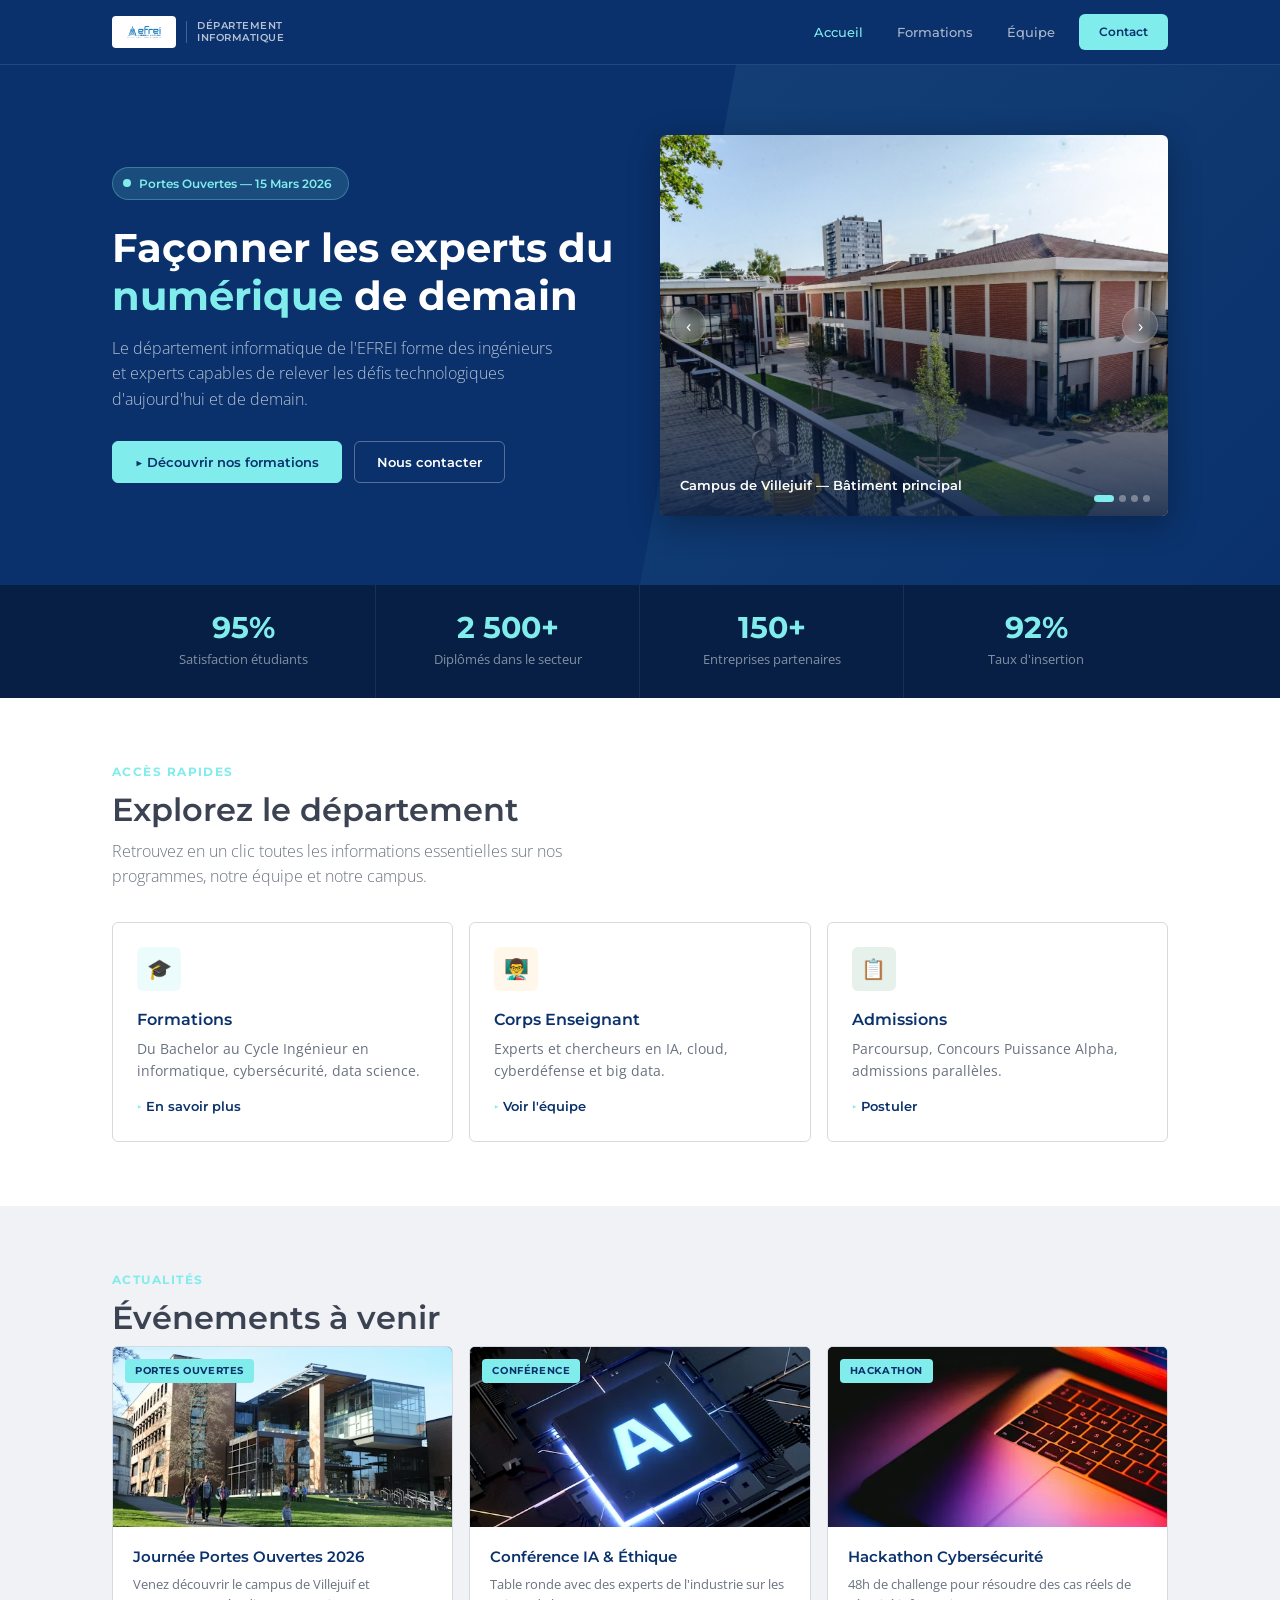
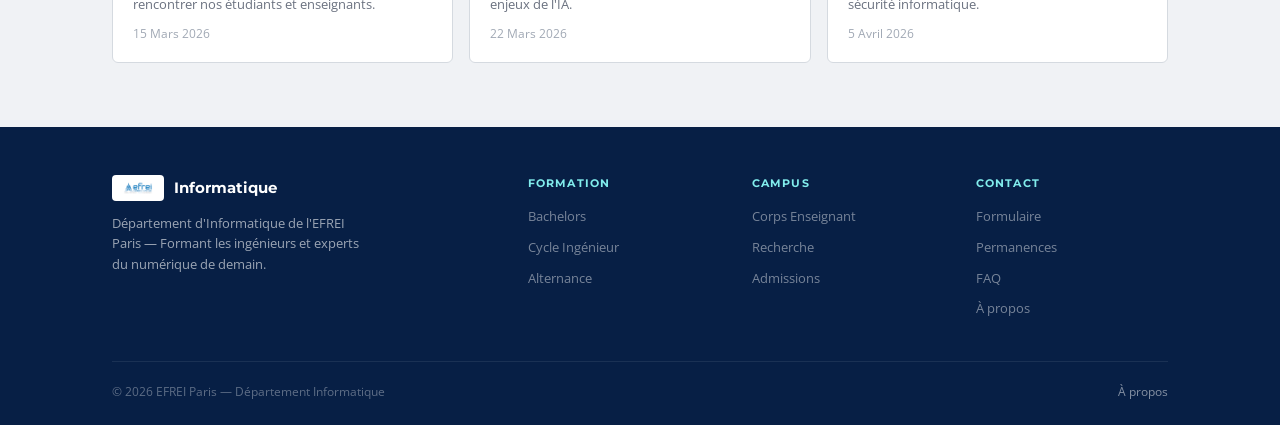
<file: index.html>
<!DOCTYPE html>
<html lang="fr">
<head>
  <meta charset="UTF-8">
  <meta name="viewport" content="width=device-width, initial-scale=1.0">
  <title>Accueil — Département Informatique EFREI</title>
  <meta name="description" content="Site vitrine du département informatique de l'EFREI Paris. Formations Bachelor, Cycle Ingénieur, recherche en IA, cybersécurité et cloud.">
  <link rel="stylesheet" href="css/style.css">
</head>
<body>

  <header class="site-header">
    <div class="header-inner">
      <a href="index.html" class="logo">
        <img src="img/logo-efrei.png" alt="EFREI Paris">
        <div class="logo-sep"></div>
        <div class="logo-dept">Département<br>Informatique</div>
      </a>
      <nav class="nav-main" aria-label="Navigation principale">
        <a href="index.html" class="nav-link active">Accueil</a>
        <a href="formations.html" class="nav-link">Formations</a>
        <a href="equipe.html" class="nav-link">Équipe</a>
        <a href="contact.html" class="nav-cta">Contact</a>
      </nav>
      <button class="hamburger" aria-label="Ouvrir le menu" type="button">
        <span></span><span></span><span></span>
      </button>
    </div>
  </header>
  <nav class="mobile-nav" aria-label="Navigation mobile">
    <a href="index.html" class="active">Accueil</a>
    <a href="formations.html">Formations</a>
    <a href="equipe.html">Équipe</a>
    <a href="contact.html">Contact</a>
  </nav>

  <section class="hero">
    <div class="container">
      <div class="hero-grid">
        <div class="fade-up">
          <div class="hero-badge"><span class="pulse"></span>Portes Ouvertes — 15 Mars 2026</div>
          <h1>Façonner les experts du <span class="hl">numérique</span> de demain</h1>
          <p class="hero-desc">Le département informatique de l'EFREI forme des ingénieurs et experts capables de relever les défis technologiques d'aujourd'hui et de demain.</p>
          <div class="hero-btns">
            <a href="formations.html" class="btn btn-p">▶ Découvrir nos formations</a>
            <a href="contact.html" class="btn btn-o">Nous contacter</a>
          </div>
        </div>
        <div class="fade-up">
          <div class="carousel">
            <div class="carousel-track">
              <div class="carousel-slide">
                <img src="img/slide-1-campus.jpg" alt="Campus EFREI Villejuif, bâtiments en briques et espaces verts">
                <span>Campus de Villejuif — Bâtiment principal</span>
              </div>
              <div class="carousel-slide">
                <img src="img/slide-2-labs.jpg" alt="Salle informatique du campus avec rangées de postes Dell">
                <span>Labs informatiques — Équipements modernes</span>
              </div>
              <div class="carousel-slide">
                <img src="img/slide-3-hub.png" alt="Espace Student Hub avec étudiants travaillant sur leurs laptops">
                <span>Student Hub — Espaces de coworking</span>
              </div>
              <div class="carousel-slide">
                <img src="img/slide-4-asso.jpg" alt="WEI EFREI : weekend d'intégration des étudiants">
                <span>WEI — Week-end d'intégration EFREI</span>
              </div>
            </div>
            <div class="carousel-arrows">
              <button class="carousel-arr carousel-prev" aria-label="Slide précédente" type="button">‹</button>
              <button class="carousel-arr carousel-next" aria-label="Slide suivante" type="button">›</button>
            </div>
            <div class="carousel-dots">
              <button class="carousel-dot on" aria-label="Slide 1" type="button"></button>
              <button class="carousel-dot" aria-label="Slide 2" type="button"></button>
              <button class="carousel-dot" aria-label="Slide 3" type="button"></button>
              <button class="carousel-dot" aria-label="Slide 4" type="button"></button>
            </div>
          </div>
        </div>
      </div>
    </div>
  </section>

  <div class="stats-section">
    <div class="container">
      <div class="stats fade-up">
        <div class="stat"><div class="stat-n">95%</div><div class="stat-l">Satisfaction étudiants</div></div>
        <div class="stat"><div class="stat-n">2 500+</div><div class="stat-l">Diplômés dans le secteur</div></div>
        <div class="stat"><div class="stat-n">150+</div><div class="stat-l">Entreprises partenaires</div></div>
        <div class="stat"><div class="stat-n">92%</div><div class="stat-l">Taux d'insertion</div></div>
      </div>
    </div>
  </div>

  <section class="sec">
    <div class="container">
      <div class="sec-label fade-up">Accès rapides</div>
      <h2 class="sec-title fade-up">Explorez le département</h2>
      <p class="sec-sub fade-up">Retrouvez en un clic toutes les informations essentielles sur nos programmes, notre équipe et notre campus.</p>
      <div class="gr gr3 fade-up">
        <a href="formations.html" class="card">
          <div class="card-ico bl" aria-hidden="true">🎓</div>
          <div class="card-t">Formations</div>
          <div class="card-x">Du Bachelor au Cycle Ingénieur en informatique, cybersécurité, data science.</div>
          <span class="card-lk">En savoir plus</span>
        </a>
        <a href="equipe.html" class="card">
          <div class="card-ico or" aria-hidden="true">👨‍🏫</div>
          <div class="card-t">Corps Enseignant</div>
          <div class="card-x">Experts et chercheurs en IA, cloud, cyberdéfense et big data.</div>
          <span class="card-lk">Voir l'équipe</span>
        </a>
        <a href="contact.html" class="card">
          <div class="card-ico gr" aria-hidden="true">📋</div>
          <div class="card-t">Admissions</div>
          <div class="card-x">Parcoursup, Concours Puissance Alpha, admissions parallèles.</div>
          <span class="card-lk">Postuler</span>
        </a>
      </div>
    </div>
  </section>

  <section class="sec sec-alt">
    <div class="container">
      <div class="sec-label fade-up">Actualités</div>
      <h2 class="sec-title fade-up">Événements à venir</h2>
      <div class="gr gr3 fade-up">
        <article class="ncard">
          <div class="ncard-img">
            <img src="img/news-jpo.avif" alt="Étudiants sur le campus EFREI">
            <span class="ncard-tag">Portes Ouvertes</span>
          </div>
          <div class="ncard-body">
            <div class="ncard-t">Journée Portes Ouvertes 2026</div>
            <div class="ncard-x">Venez découvrir le campus de Villejuif et rencontrer nos étudiants et enseignants.</div>
            <div class="ncard-d">15 Mars 2026</div>
          </div>
        </article>
        <article class="ncard">
          <div class="ncard-img">
            <img src="img/news-conf.avif" alt="Intelligence artificielle">
            <span class="ncard-tag">Conférence</span>
          </div>
          <div class="ncard-body">
            <div class="ncard-t">Conférence IA &amp; Éthique</div>
            <div class="ncard-x">Table ronde avec des experts de l'industrie sur les enjeux de l'IA.</div>
            <div class="ncard-d">22 Mars 2026</div>
          </div>
        </article>
        <article class="ncard">
          <div class="ncard-img">
            <img src="img/news-hackathon.avif" alt="Hackathon cybersécurité">
            <span class="ncard-tag">Hackathon</span>
          </div>
          <div class="ncard-body">
            <div class="ncard-t">Hackathon Cybersécurité</div>
            <div class="ncard-x">48h de challenge pour résoudre des cas réels de sécurité informatique.</div>
            <div class="ncard-d">5 Avril 2026</div>
          </div>
        </article>
      </div>
    </div>
  </section>

  <footer class="site-footer">
    <div class="container">
      <div class="ft-grid">
        <div>
          <div class="ft-logo">
            <img src="img/logo-efrei.png" alt="EFREI">
            <span>Informatique</span>
          </div>
          <p class="ft-desc">Département d'Informatique de l'EFREI Paris — Formant les ingénieurs et experts du numérique de demain.</p>
        </div>
        <div>
          <div class="ft-ct">Formation</div>
          <a href="formations.html" class="ft-lk">Bachelors</a>
          <a href="formations.html" class="ft-lk">Cycle Ingénieur</a>
          <a href="formations.html" class="ft-lk">Alternance</a>
        </div>
        <div>
          <div class="ft-ct">Campus</div>
          <a href="equipe.html" class="ft-lk">Corps Enseignant</a>
          <a href="equipe.html" class="ft-lk">Recherche</a>
          <a href="contact.html" class="ft-lk">Admissions</a>
        </div>
        <div>
          <div class="ft-ct">Contact</div>
          <a href="contact.html" class="ft-lk">Formulaire</a>
          <a href="contact.html#permanences" class="ft-lk">Permanences</a>
          <a href="contact.html#faq" class="ft-lk">FAQ</a>
          <a href="contact.html#about" class="ft-lk">À propos</a>
        </div>
      </div>
      <div class="ft-bot">
        <span>© 2026 EFREI Paris — Département Informatique</span>
        <a href="contact.html#about">À propos</a>
      </div>
    </div>
  </footer>

  <script src="js/main.js"></script>
</body>
</html>
</file>
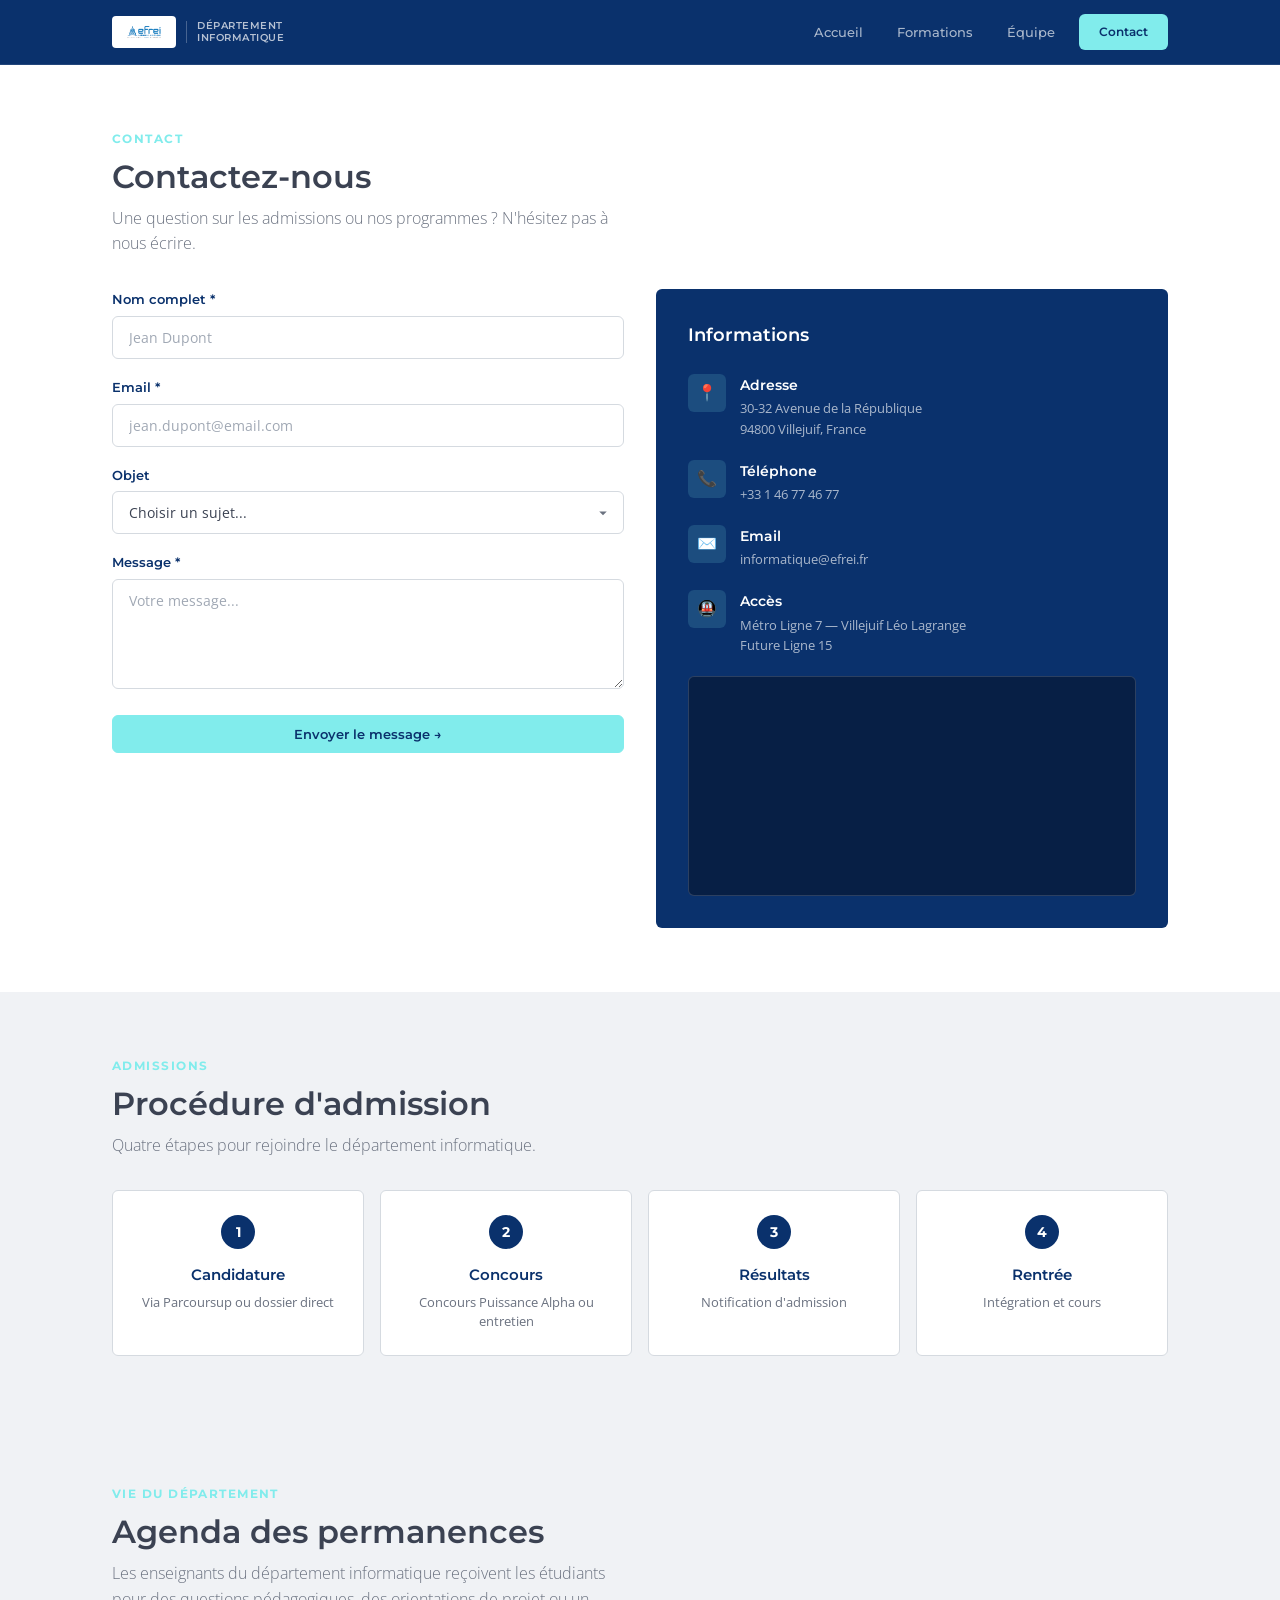
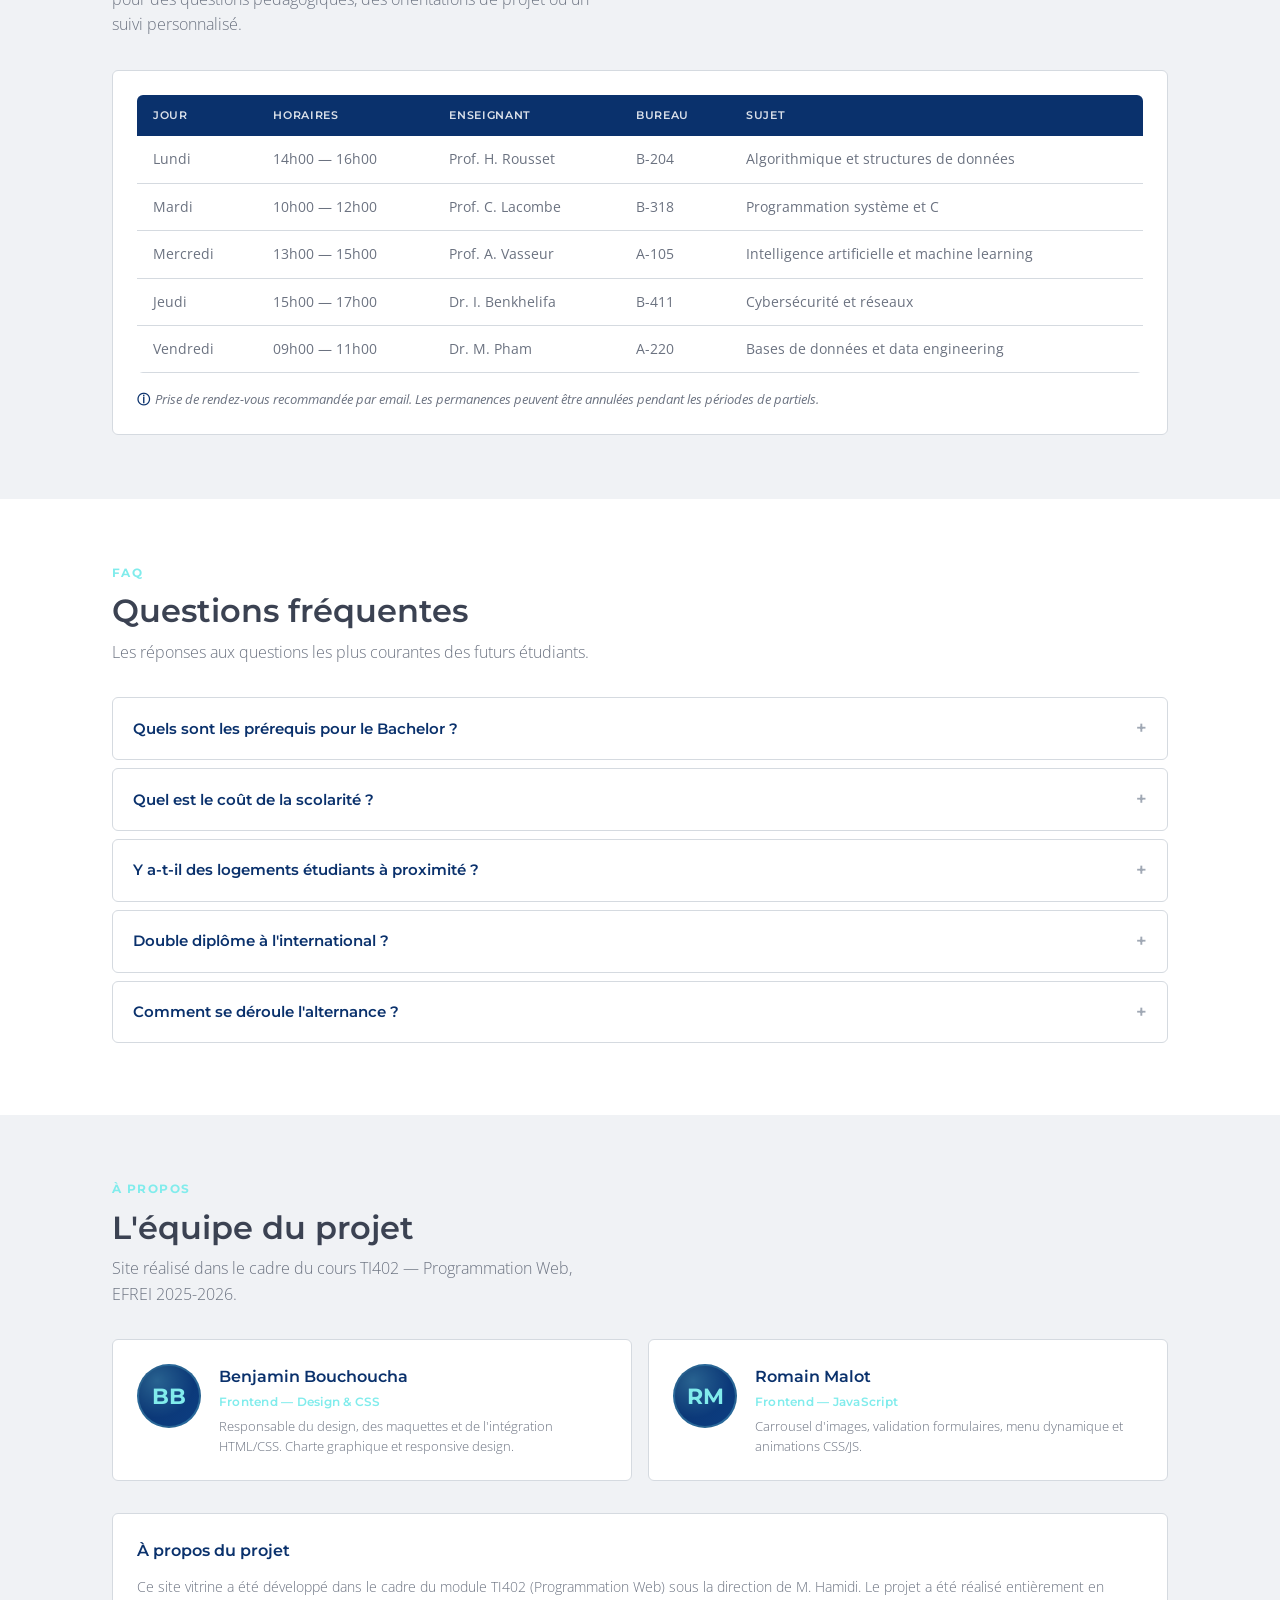
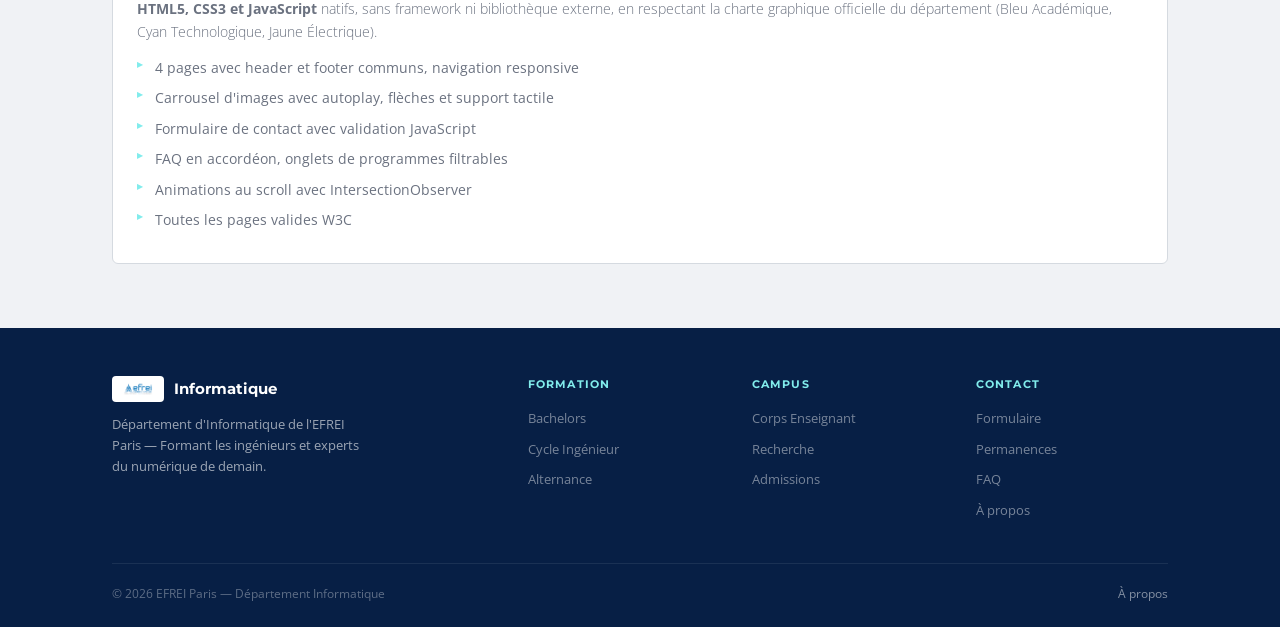
<file: contact.html>
<!DOCTYPE html>
<html lang="fr">
<head>
  <meta charset="UTF-8">
  <meta name="viewport" content="width=device-width, initial-scale=1.0">
  <title>Contact &amp; À propos — Département Informatique EFREI</title>
  <meta name="description" content="Contactez le département informatique de l'EFREI Paris. Adresse à Villejuif, formulaire de contact, FAQ admissions.">
  <link rel="stylesheet" href="css/style.css">
</head>
<body>

  <header class="site-header">
    <div class="header-inner">
      <a href="index.html" class="logo">
        <img src="img/logo-efrei.png" alt="EFREI Paris">
        <div class="logo-sep"></div>
        <div class="logo-dept">Département<br>Informatique</div>
      </a>
      <nav class="nav-main" aria-label="Navigation principale">
        <a href="index.html" class="nav-link">Accueil</a>
        <a href="formations.html" class="nav-link">Formations</a>
        <a href="equipe.html" class="nav-link">Équipe</a>
        <a href="contact.html" class="nav-cta">Contact</a>
      </nav>
      <button class="hamburger" aria-label="Ouvrir le menu" type="button">
        <span></span><span></span><span></span>
      </button>
    </div>
  </header>
  <nav class="mobile-nav" aria-label="Navigation mobile">
    <a href="index.html">Accueil</a>
    <a href="formations.html">Formations</a>
    <a href="equipe.html">Équipe</a>
    <a href="contact.html" class="active">Contact</a>
  </nav>

  <section class="sec">
    <div class="container">
      <div class="sec-label fade-up">Contact</div>
      <h1 class="sec-title fade-up">Contactez-nous</h1>
      <p class="sec-sub fade-up">Une question sur les admissions ou nos programmes ? N'hésitez pas à nous écrire.</p>

      <div class="cgrid fade-up">

        <div>
          <form id="contactForm" novalidate>
            <div class="fg">
              <label class="fl" for="name">Nom complet *</label>
              <input type="text" id="name" name="name" class="fi" placeholder="Jean Dupont" autocomplete="name">
              <div class="ferr">Veuillez entrer votre nom (min. 2 caractères).</div>
            </div>
            <div class="fg">
              <label class="fl" for="email">Email *</label>
              <input type="email" id="email" name="email" class="fi" placeholder="jean.dupont@email.com" autocomplete="email">
              <div class="ferr">Veuillez entrer un email valide.</div>
            </div>
            <div class="fg">
              <label class="fl" for="subject">Objet</label>
              <select id="subject" name="subject" class="fsel">
                <option value="">Choisir un sujet...</option>
                <option>Admissions</option>
                <option>Formations</option>
                <option>Stages &amp; Alternance</option>
                <option>Autre</option>
              </select>
            </div>
            <div class="fg">
              <label class="fl" for="message">Message *</label>
              <textarea id="message" name="message" class="fta" placeholder="Votre message..."></textarea>
              <div class="ferr">Veuillez entrer un message (min. 10 caractères).</div>
            </div>
            <button type="submit" class="btn btn-p btn-full">Envoyer le message →</button>
          </form>
          <div class="fsuccess">✓ Message envoyé. Nous vous répondrons rapidement.</div>
        </div>

        <div class="cinfo">
          <h3>Informations</h3>
          <div class="cdet">
            <div class="cdet-ico" aria-hidden="true">📍</div>
            <div>
              <div class="cdet-t">Adresse</div>
              <div class="cdet-x">30-32 Avenue de la République<br>94800 Villejuif, France</div>
            </div>
          </div>
          <div class="cdet">
            <div class="cdet-ico" aria-hidden="true">📞</div>
            <div>
              <div class="cdet-t">Téléphone</div>
              <div class="cdet-x">+33 1 46 77 46 77</div>
            </div>
          </div>
          <div class="cdet">
            <div class="cdet-ico" aria-hidden="true">✉️</div>
            <div>
              <div class="cdet-t">Email</div>
              <div class="cdet-x">informatique@efrei.fr</div>
            </div>
          </div>
          <div class="cdet">
            <div class="cdet-ico" aria-hidden="true">🚇</div>
            <div>
              <div class="cdet-t">Accès</div>
              <div class="cdet-x">Métro Ligne 7 — Villejuif Léo Lagrange<br>Future Ligne 15</div>
            </div>
          </div>

          <div class="map">
            <iframe
              src="https://www.google.com/maps?q=30+Avenue+de+la+R%C3%A9publique+94800+Villejuif&output=embed"
              title="Carte du campus EFREI Villejuif"
              loading="lazy"
              referrerpolicy="no-referrer-when-downgrade">
            </iframe>
          </div>
        </div>
      </div>
    </div>
  </section>

  <section class="sec sec-alt">
    <div class="container">
      <div class="sec-label fade-up">Admissions</div>
      <h2 class="sec-title fade-up">Procédure d'admission</h2>
      <p class="sec-sub fade-up">Quatre étapes pour rejoindre le département informatique.</p>

      <div class="steps fade-up mt-16">
        <div class="step">
          <div class="step-n">1</div>
          <div class="step-t">Candidature</div>
          <div class="step-d">Via Parcoursup ou dossier direct</div>
        </div>
        <div class="step">
          <div class="step-n">2</div>
          <div class="step-t">Concours</div>
          <div class="step-d">Concours Puissance Alpha ou entretien</div>
        </div>
        <div class="step">
          <div class="step-n">3</div>
          <div class="step-t">Résultats</div>
          <div class="step-d">Notification d'admission</div>
        </div>
        <div class="step">
          <div class="step-n">4</div>
          <div class="step-t">Rentrée</div>
          <div class="step-d">Intégration et cours</div>
        </div>
      </div>
    </div>
  </section>

  <section class="sec sec-alt" id="permanences">
    <div class="container">
      <div class="sec-label fade-up">Vie du département</div>
      <h2 class="sec-title fade-up">Agenda des permanences</h2>
      <p class="sec-sub fade-up">Les enseignants du département informatique reçoivent les étudiants pour des questions pédagogiques, des orientations de projet ou un suivi personnalisé.</p>

      <div class="perm-wrap fade-up">
        <table class="dtable">
          <thead>
            <tr>
              <th>Jour</th>
              <th>Horaires</th>
              <th>Enseignant</th>
              <th>Bureau</th>
              <th>Sujet</th>
            </tr>
          </thead>
          <tbody>
            <tr>
              <td>Lundi</td>
              <td>14h00 — 16h00</td>
              <td>Prof. H. Rousset</td>
              <td>B-204</td>
              <td>Algorithmique et structures de données</td>
            </tr>
            <tr>
              <td>Mardi</td>
              <td>10h00 — 12h00</td>
              <td>Prof. C. Lacombe</td>
              <td>B-318</td>
              <td>Programmation système et C</td>
            </tr>
            <tr>
              <td>Mercredi</td>
              <td>13h00 — 15h00</td>
              <td>Prof. A. Vasseur</td>
              <td>A-105</td>
              <td>Intelligence artificielle et machine learning</td>
            </tr>
            <tr>
              <td>Jeudi</td>
              <td>15h00 — 17h00</td>
              <td>Dr. I. Benkhelifa</td>
              <td>B-411</td>
              <td>Cybersécurité et réseaux</td>
            </tr>
            <tr>
              <td>Vendredi</td>
              <td>09h00 — 11h00</td>
              <td>Dr. M. Pham</td>
              <td>A-220</td>
              <td>Bases de données et data engineering</td>
            </tr>
          </tbody>
        </table>
        <p class="perm-note">Prise de rendez-vous recommandée par email. Les permanences peuvent être annulées pendant les périodes de partiels.</p>
      </div>
    </div>
  </section>

  <section class="sec" id="faq">
    <div class="container">
      <div class="sec-label fade-up">FAQ</div>
      <h2 class="sec-title fade-up">Questions fréquentes</h2>
      <p class="sec-sub fade-up">Les réponses aux questions les plus courantes des futurs étudiants.</p>

      <div class="mt-16 fade-up">
        <div class="faq">
          <div class="faq-q">
            <span>Quels sont les prérequis pour le Bachelor ?</span>
            <span class="faq-tog" aria-hidden="true">+</span>
          </div>
          <div class="faq-a">
            <div class="faq-ai">Le Bachelor est accessible après le baccalauréat via Parcoursup. Les spécialités Mathématiques et NSI sont recommandées mais pas obligatoires.</div>
          </div>
        </div>
        <div class="faq">
          <div class="faq-q">
            <span>Quel est le coût de la scolarité ?</span>
            <span class="faq-tog" aria-hidden="true">+</span>
          </div>
          <div class="faq-a">
            <div class="faq-ai">Les frais varient selon le programme. En alternance, la scolarité est intégralement prise en charge par l'entreprise d'accueil.</div>
          </div>
        </div>
        <div class="faq">
          <div class="faq-q">
            <span>Y a-t-il des logements étudiants à proximité ?</span>
            <span class="faq-tog" aria-hidden="true">+</span>
          </div>
          <div class="faq-a">
            <div class="faq-ai">Oui, plusieurs résidences se trouvent à proximité du campus. Le service vie étudiante accompagne les recherches.</div>
          </div>
        </div>
        <div class="faq">
          <div class="faq-q">
            <span>Double diplôme à l'international ?</span>
            <span class="faq-tog" aria-hidden="true">+</span>
          </div>
          <div class="faq-a">
            <div class="faq-ai">L'EFREI dispose de partenariats avec plus de 100 universités dans 42 pays pour des doubles diplômes et échanges.</div>
          </div>
        </div>
        <div class="faq">
          <div class="faq-q">
            <span>Comment se déroule l'alternance ?</span>
            <span class="faq-tog" aria-hidden="true">+</span>
          </div>
          <div class="faq-a">
            <div class="faq-ai">Le rythme classique est de 3 semaines en entreprise et 1 semaine à l'école. L'EFREI accompagne les alternants dans leur recherche d'entreprise dès l'admission.</div>
          </div>
        </div>
      </div>
    </div>
  </section>

  <section class="sec sec-alt" id="about">
    <div class="container">
      <div class="sec-label fade-up">À propos</div>
      <h2 class="sec-title fade-up">L'équipe du projet</h2>
      <p class="sec-sub fade-up">Site réalisé dans le cadre du cours TI402 — Programmation Web, EFREI 2025-2026.</p>

      <div class="gr gr2 fade-up">
        <div class="mcard">
          <div class="mcard-av" aria-hidden="true">BB</div>
          <div>
            <div class="mcard-n">Benjamin Bouchoucha</div>
            <div class="mcard-role">Frontend — Design &amp; CSS</div>
            <div class="mcard-d">Responsable du design, des maquettes et de l'intégration HTML/CSS. Charte graphique et responsive design.</div>
          </div>
        </div>
        <div class="mcard">
          <div class="mcard-av" aria-hidden="true">RM</div>
          <div>
            <div class="mcard-n">Romain Malot</div>
            <div class="mcard-role">Frontend — JavaScript</div>
            <div class="mcard-d">Carrousel d'images, validation formulaires, menu dynamique et animations CSS/JS.</div>
          </div>
        </div>
      </div>

      <div class="about-box fade-up">
        <div class="card-t">À propos du projet</div>
        <p>
          Ce site vitrine a été développé dans le cadre du module TI402 (Programmation Web) sous la direction de M. Hamidi.
          Le projet a été réalisé entièrement en <strong>HTML5, CSS3 et JavaScript</strong> natifs, sans framework ni bibliothèque externe,
          en respectant la charte graphique officielle du département (Bleu Académique, Cyan Technologique, Jaune Électrique).
        </p>
        <ul class="tri-list">
          <li>4 pages avec header et footer communs, navigation responsive</li>
          <li>Carrousel d'images avec autoplay, flèches et support tactile</li>
          <li>Formulaire de contact avec validation JavaScript</li>
          <li>FAQ en accordéon, onglets de programmes filtrables</li>
          <li>Animations au scroll avec IntersectionObserver</li>
          <li>Toutes les pages valides W3C</li>
        </ul>
      </div>
    </div>
  </section>

  <footer class="site-footer">
    <div class="container">
      <div class="ft-grid">
        <div>
          <div class="ft-logo">
            <img src="img/logo-efrei.png" alt="EFREI">
            <span>Informatique</span>
          </div>
          <p class="ft-desc">Département d'Informatique de l'EFREI Paris — Formant les ingénieurs et experts du numérique de demain.</p>
        </div>
        <div>
          <div class="ft-ct">Formation</div>
          <a href="formations.html" class="ft-lk">Bachelors</a>
          <a href="formations.html" class="ft-lk">Cycle Ingénieur</a>
          <a href="formations.html" class="ft-lk">Alternance</a>
        </div>
        <div>
          <div class="ft-ct">Campus</div>
          <a href="equipe.html" class="ft-lk">Corps Enseignant</a>
          <a href="equipe.html" class="ft-lk">Recherche</a>
          <a href="contact.html" class="ft-lk">Admissions</a>
        </div>
        <div>
          <div class="ft-ct">Contact</div>
          <a href="contact.html" class="ft-lk">Formulaire</a>
          <a href="contact.html#permanences" class="ft-lk">Permanences</a>
          <a href="contact.html#faq" class="ft-lk">FAQ</a>
          <a href="contact.html#about" class="ft-lk">À propos</a>
        </div>
      </div>
      <div class="ft-bot">
        <span>© 2026 EFREI Paris — Département Informatique</span>
        <a href="contact.html#about">À propos</a>
      </div>
    </div>
  </footer>

  <script src="js/main.js"></script>
</body>
</html>
</file>
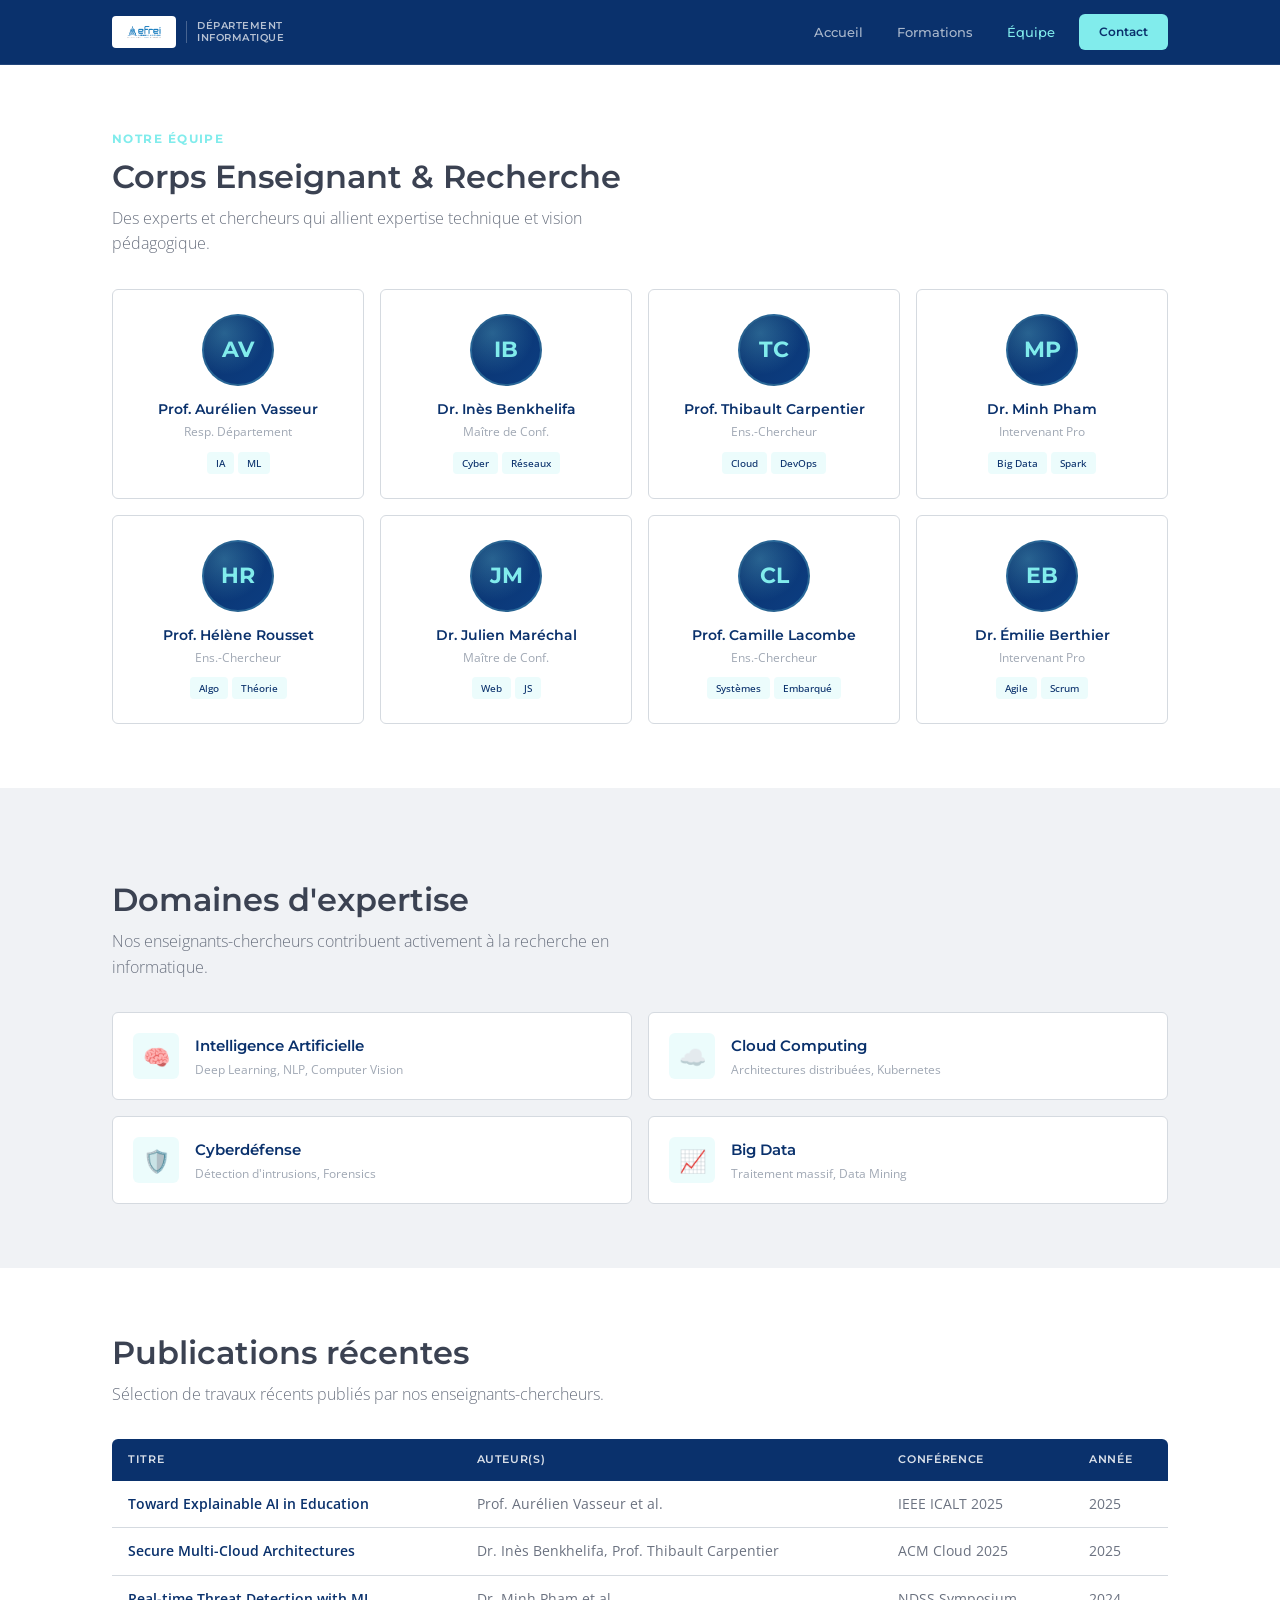
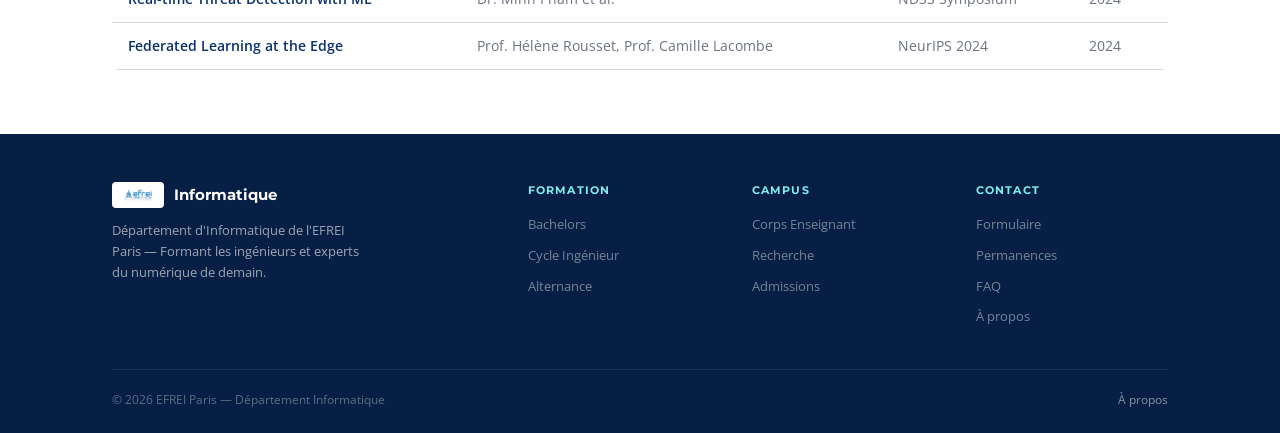
<file: equipe.html>
<!DOCTYPE html>
<html lang="fr">
<head>
  <meta charset="UTF-8">
  <meta name="viewport" content="width=device-width, initial-scale=1.0">
  <title>Équipe — Département Informatique EFREI</title>
  <meta name="description" content="Corps enseignant et chercheurs du département informatique de l'EFREI : IA, cloud, cybersécurité, big data.">
  <link rel="stylesheet" href="css/style.css">
</head>
<body>

  <header class="site-header">
    <div class="header-inner">
      <a href="index.html" class="logo">
        <img src="img/logo-efrei.png" alt="EFREI Paris">
        <div class="logo-sep"></div>
        <div class="logo-dept">Département<br>Informatique</div>
      </a>
      <nav class="nav-main" aria-label="Navigation principale">
        <a href="index.html" class="nav-link">Accueil</a>
        <a href="formations.html" class="nav-link">Formations</a>
        <a href="equipe.html" class="nav-link active">Équipe</a>
        <a href="contact.html" class="nav-cta">Contact</a>
      </nav>
      <button class="hamburger" aria-label="Ouvrir le menu" type="button">
        <span></span><span></span><span></span>
      </button>
    </div>
  </header>
  <nav class="mobile-nav" aria-label="Navigation mobile">
    <a href="index.html">Accueil</a>
    <a href="formations.html">Formations</a>
    <a href="equipe.html" class="active">Équipe</a>
    <a href="contact.html">Contact</a>
  </nav>

  <section class="sec">
    <div class="container">
      <div class="sec-label fade-up">Notre équipe</div>
      <h1 class="sec-title fade-up">Corps Enseignant &amp; Recherche</h1>
      <p class="sec-sub fade-up">Des experts et chercheurs qui allient expertise technique et vision pédagogique.</p>

      <div class="gr gr4 fade-up">
        <div class="tcard">
          <div class="tcard-av" aria-hidden="true">AV</div>
          <div class="tcard-n">Prof. Aurélien Vasseur</div>
          <div class="tcard-r">Resp. Département</div>
          <div class="tcard-tags">
            <span class="ttag">IA</span><span class="ttag">ML</span>
          </div>
        </div>
        <div class="tcard">
          <div class="tcard-av" aria-hidden="true">IB</div>
          <div class="tcard-n">Dr. Inès Benkhelifa</div>
          <div class="tcard-r">Maître de Conf.</div>
          <div class="tcard-tags">
            <span class="ttag">Cyber</span><span class="ttag">Réseaux</span>
          </div>
        </div>
        <div class="tcard">
          <div class="tcard-av" aria-hidden="true">TC</div>
          <div class="tcard-n">Prof. Thibault Carpentier</div>
          <div class="tcard-r">Ens.-Chercheur</div>
          <div class="tcard-tags">
            <span class="ttag">Cloud</span><span class="ttag">DevOps</span>
          </div>
        </div>
        <div class="tcard">
          <div class="tcard-av" aria-hidden="true">MP</div>
          <div class="tcard-n">Dr. Minh Pham</div>
          <div class="tcard-r">Intervenant Pro</div>
          <div class="tcard-tags">
            <span class="ttag">Big Data</span><span class="ttag">Spark</span>
          </div>
        </div>
        <div class="tcard">
          <div class="tcard-av" aria-hidden="true">HR</div>
          <div class="tcard-n">Prof. Hélène Rousset</div>
          <div class="tcard-r">Ens.-Chercheur</div>
          <div class="tcard-tags">
            <span class="ttag">Algo</span><span class="ttag">Théorie</span>
          </div>
        </div>
        <div class="tcard">
          <div class="tcard-av" aria-hidden="true">JM</div>
          <div class="tcard-n">Dr. Julien Maréchal</div>
          <div class="tcard-r">Maître de Conf.</div>
          <div class="tcard-tags">
            <span class="ttag">Web</span><span class="ttag">JS</span>
          </div>
        </div>
        <div class="tcard">
          <div class="tcard-av" aria-hidden="true">CL</div>
          <div class="tcard-n">Prof. Camille Lacombe</div>
          <div class="tcard-r">Ens.-Chercheur</div>
          <div class="tcard-tags">
            <span class="ttag">Systèmes</span><span class="ttag">Embarqué</span>
          </div>
        </div>
        <div class="tcard">
          <div class="tcard-av" aria-hidden="true">EB</div>
          <div class="tcard-n">Dr. Émilie Berthier</div>
          <div class="tcard-r">Intervenant Pro</div>
          <div class="tcard-tags">
            <span class="ttag">Agile</span><span class="ttag">Scrum</span>
          </div>
        </div>
      </div>
    </div>
  </section>

  <section class="sec sec-alt">
    <div class="container">
      <div class="sec-label fade-up">Recherche</div>
      <h2 class="sec-title fade-up">Domaines d'expertise</h2>
      <p class="sec-sub fade-up">Nos enseignants-chercheurs contribuent activement à la recherche en informatique.</p>

      <div class="gr gr2 fade-up">
        <div class="ritem">
          <div class="ritem-ico" aria-hidden="true">🧠</div>
          <div>
            <div class="ritem-t">Intelligence Artificielle</div>
            <div class="ritem-d">Deep Learning, NLP, Computer Vision</div>
          </div>
        </div>
        <div class="ritem">
          <div class="ritem-ico" aria-hidden="true">☁️</div>
          <div>
            <div class="ritem-t">Cloud Computing</div>
            <div class="ritem-d">Architectures distribuées, Kubernetes</div>
          </div>
        </div>
        <div class="ritem">
          <div class="ritem-ico" aria-hidden="true">🛡️</div>
          <div>
            <div class="ritem-t">Cyberdéfense</div>
            <div class="ritem-d">Détection d'intrusions, Forensics</div>
          </div>
        </div>
        <div class="ritem">
          <div class="ritem-ico" aria-hidden="true">📈</div>
          <div>
            <div class="ritem-t">Big Data</div>
            <div class="ritem-d">Traitement massif, Data Mining</div>
          </div>
        </div>
      </div>
    </div>
  </section>

  <section class="sec">
    <div class="container">
      <h2 class="sec-title fade-up">Publications récentes</h2>
      <p class="sec-sub fade-up">Sélection de travaux récents publiés par nos enseignants-chercheurs.</p>
      <div class="fade-up">
        <table class="dtable">
          <thead>
            <tr>
              <th scope="col">Titre</th>
              <th scope="col">Auteur(s)</th>
              <th scope="col">Conférence</th>
              <th scope="col">Année</th>
            </tr>
          </thead>
          <tbody>
            <tr><td class="b">Toward Explainable AI in Education</td><td>Prof. Aurélien Vasseur et al.</td><td>IEEE ICALT 2025</td><td>2025</td></tr>
            <tr><td class="b">Secure Multi-Cloud Architectures</td><td>Dr. Inès Benkhelifa, Prof. Thibault Carpentier</td><td>ACM Cloud 2025</td><td>2025</td></tr>
            <tr><td class="b">Real-time Threat Detection with ML</td><td>Dr. Minh Pham et al.</td><td>NDSS Symposium</td><td>2024</td></tr>
            <tr><td class="b">Federated Learning at the Edge</td><td>Prof. Hélène Rousset, Prof. Camille Lacombe</td><td>NeurIPS 2024</td><td>2024</td></tr>
          </tbody>
        </table>
      </div>
    </div>
  </section>

  <footer class="site-footer">
    <div class="container">
      <div class="ft-grid">
        <div>
          <div class="ft-logo">
            <img src="img/logo-efrei.png" alt="EFREI">
            <span>Informatique</span>
          </div>
          <p class="ft-desc">Département d'Informatique de l'EFREI Paris — Formant les ingénieurs et experts du numérique de demain.</p>
        </div>
        <div>
          <div class="ft-ct">Formation</div>
          <a href="formations.html" class="ft-lk">Bachelors</a>
          <a href="formations.html" class="ft-lk">Cycle Ingénieur</a>
          <a href="formations.html" class="ft-lk">Alternance</a>
        </div>
        <div>
          <div class="ft-ct">Campus</div>
          <a href="equipe.html" class="ft-lk">Corps Enseignant</a>
          <a href="equipe.html" class="ft-lk">Recherche</a>
          <a href="contact.html" class="ft-lk">Admissions</a>
        </div>
        <div>
          <div class="ft-ct">Contact</div>
          <a href="contact.html" class="ft-lk">Formulaire</a>
          <a href="contact.html#permanences" class="ft-lk">Permanences</a>
          <a href="contact.html#faq" class="ft-lk">FAQ</a>
          <a href="contact.html#about" class="ft-lk">À propos</a>
        </div>
      </div>
      <div class="ft-bot">
        <span>© 2026 EFREI Paris — Département Informatique</span>
        <a href="contact.html#about">À propos</a>
      </div>
    </div>
  </footer>

  <script src="js/main.js"></script>
</body>
</html>
</file>
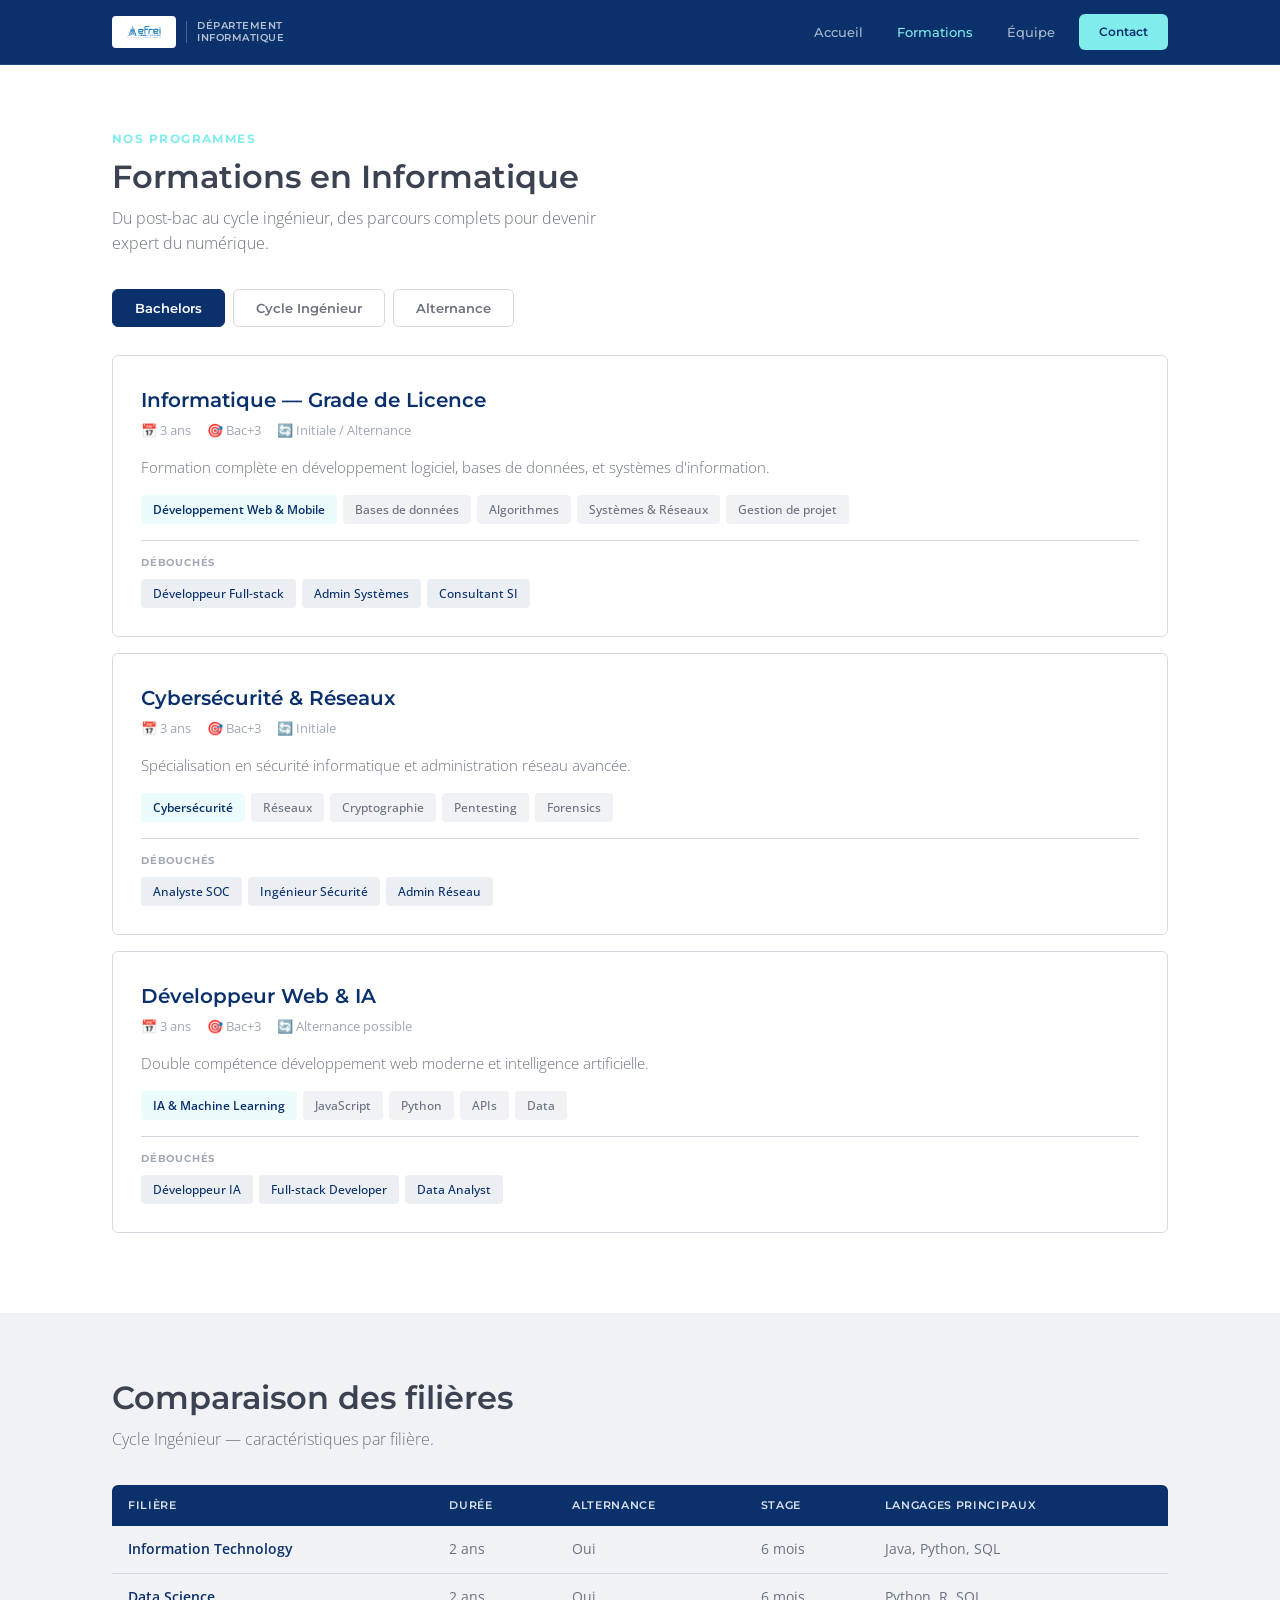
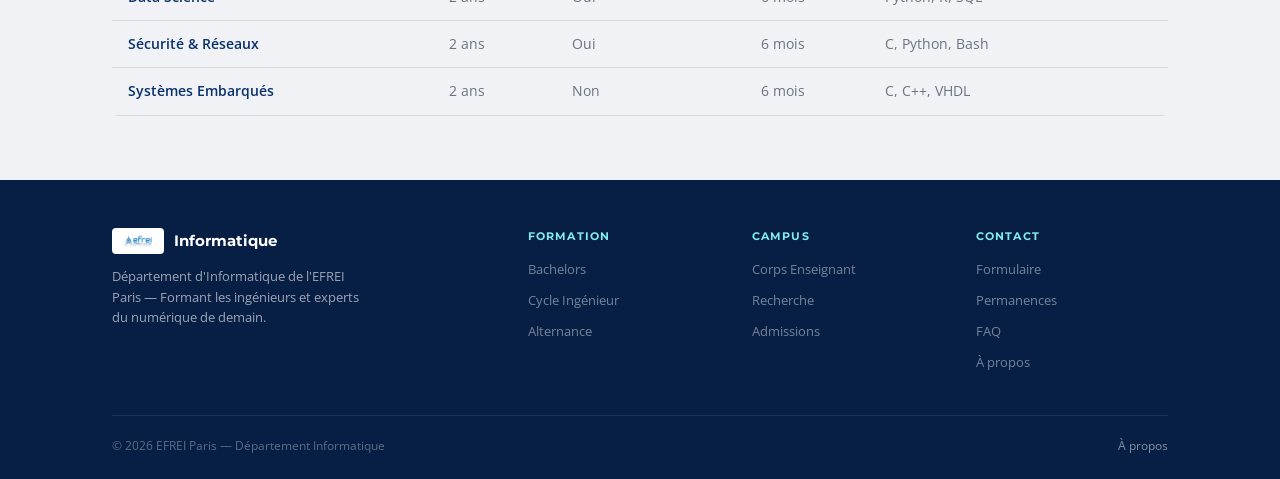
<file: formations.html>
<!DOCTYPE html>
<html lang="fr">
<head>
  <meta charset="UTF-8">
  <meta name="viewport" content="width=device-width, initial-scale=1.0">
  <title>Formations — Département Informatique EFREI</title>
  <meta name="description" content="Découvrez les formations du département informatique de l'EFREI : Bachelors, Cycle Ingénieur, Alternance.">
  <link rel="stylesheet" href="css/style.css">
</head>
<body>

  <header class="site-header">
    <div class="header-inner">
      <a href="index.html" class="logo">
        <img src="img/logo-efrei.png" alt="EFREI Paris">
        <div class="logo-sep"></div>
        <div class="logo-dept">Département<br>Informatique</div>
      </a>
      <nav class="nav-main" aria-label="Navigation principale">
        <a href="index.html" class="nav-link">Accueil</a>
        <a href="formations.html" class="nav-link active">Formations</a>
        <a href="equipe.html" class="nav-link">Équipe</a>
        <a href="contact.html" class="nav-cta">Contact</a>
      </nav>
      <button class="hamburger" aria-label="Ouvrir le menu" type="button">
        <span></span><span></span><span></span>
      </button>
    </div>
  </header>
  <nav class="mobile-nav" aria-label="Navigation mobile">
    <a href="index.html">Accueil</a>
    <a href="formations.html" class="active">Formations</a>
    <a href="equipe.html">Équipe</a>
    <a href="contact.html">Contact</a>
  </nav>

  <section class="sec">
    <div class="container">
      <div class="sec-label fade-up">Nos programmes</div>
      <h1 class="sec-title fade-up">Formations en Informatique</h1>
      <p class="sec-sub fade-up">Du post-bac au cycle ingénieur, des parcours complets pour devenir expert du numérique.</p>

      <div class="ptabs fade-up" role="tablist">
        <button class="ptab on" data-tab="bach" type="button" role="tab" aria-selected="true">Bachelors</button>
        <button class="ptab" data-tab="ing" type="button" role="tab" aria-selected="false">Cycle Ingénieur</button>
        <button class="ptab" data-tab="alt" type="button" role="tab" aria-selected="false">Alternance</button>
      </div>

      <div class="pcontent on fade-up" data-tab="bach" role="tabpanel">
        <article class="pcard">
          <div class="pcard-name">Informatique — Grade de Licence</div>
          <div class="pcard-meta">
            <span>📅 3 ans</span>
            <span>🎯 Bac+3</span>
            <span>🔄 Initiale / Alternance</span>
          </div>
          <p class="pcard-desc">Formation complète en développement logiciel, bases de données, et systèmes d'information.</p>
          <div class="tags">
            <span class="tag hl">Développement Web &amp; Mobile</span>
            <span class="tag">Bases de données</span>
            <span class="tag">Algorithmes</span>
            <span class="tag">Systèmes &amp; Réseaux</span>
            <span class="tag">Gestion de projet</span>
          </div>
          <div class="debouches">
            <div class="deb-title">Débouchés</div>
            <div class="tags">
              <span class="tag deb">Développeur Full-stack</span>
              <span class="tag deb">Admin Systèmes</span>
              <span class="tag deb">Consultant SI</span>
            </div>
          </div>
        </article>

        <article class="pcard">
          <div class="pcard-name">Cybersécurité &amp; Réseaux</div>
          <div class="pcard-meta">
            <span>📅 3 ans</span>
            <span>🎯 Bac+3</span>
            <span>🔄 Initiale</span>
          </div>
          <p class="pcard-desc">Spécialisation en sécurité informatique et administration réseau avancée.</p>
          <div class="tags">
            <span class="tag hl">Cybersécurité</span>
            <span class="tag">Réseaux</span>
            <span class="tag">Cryptographie</span>
            <span class="tag">Pentesting</span>
            <span class="tag">Forensics</span>
          </div>
          <div class="debouches">
            <div class="deb-title">Débouchés</div>
            <div class="tags">
              <span class="tag deb">Analyste SOC</span>
              <span class="tag deb">Ingénieur Sécurité</span>
              <span class="tag deb">Admin Réseau</span>
            </div>
          </div>
        </article>

        <article class="pcard">
          <div class="pcard-name">Développeur Web &amp; IA</div>
          <div class="pcard-meta">
            <span>📅 3 ans</span>
            <span>🎯 Bac+3</span>
            <span>🔄 Alternance possible</span>
          </div>
          <p class="pcard-desc">Double compétence développement web moderne et intelligence artificielle.</p>
          <div class="tags">
            <span class="tag hl">IA &amp; Machine Learning</span>
            <span class="tag">JavaScript</span>
            <span class="tag">Python</span>
            <span class="tag">APIs</span>
            <span class="tag">Data</span>
          </div>
          <div class="debouches">
            <div class="deb-title">Débouchés</div>
            <div class="tags">
              <span class="tag deb">Développeur IA</span>
              <span class="tag deb">Full-stack Developer</span>
              <span class="tag deb">Data Analyst</span>
            </div>
          </div>
        </article>
      </div>

      <div class="pcontent" data-tab="ing" role="tabpanel">
        <div class="gr gr3">
          <div class="card">
            <div class="card-ico bl" aria-hidden="true">💻</div>
            <div class="card-t">Information Technology</div>
            <div class="card-x">Logiciels et SI, architecture cloud, DevOps.</div>
          </div>
          <div class="card">
            <div class="card-ico or" aria-hidden="true">📊</div>
            <div class="card-t">Data Science</div>
            <div class="card-x">Big Data, Machine Learning, statistiques avancées.</div>
          </div>
          <div class="card">
            <div class="card-ico gr" aria-hidden="true">🔒</div>
            <div class="card-t">Sécurité &amp; Réseaux</div>
            <div class="card-x">Cyberdéfense, audit, architectures réseau.</div>
          </div>
        </div>

        <article class="pcard">
          <div class="pcard-name">Cycle Ingénieur Généraliste — Filière Numérique</div>
          <div class="pcard-meta">
            <span>📅 2 ans (M1+M2)</span>
            <span>🎯 Bac+5 — Diplôme Cti</span>
            <span>🔄 Initiale / Alternance</span>
          </div>
          <p class="pcard-desc">Le Cycle Ingénieur EFREI forme des ingénieurs polyvalents experts d'une filière au choix, avec un projet de fin d'études et un stage de 6 mois en entreprise.</p>
          <div class="tags">
            <span class="tag hl">Projet de fin d'études</span>
            <span class="tag hl">Stage 6 mois</span>
            <span class="tag">Conduite de projet</span>
            <span class="tag">Innovation</span>
            <span class="tag">International</span>
          </div>
          <div class="debouches">
            <div class="deb-title">Débouchés</div>
            <div class="tags">
              <span class="tag deb">Ingénieur DevOps</span>
              <span class="tag deb">Data Scientist</span>
              <span class="tag deb">Scrum Master</span>
              <span class="tag deb">Architecte Cloud</span>
              <span class="tag deb">CISO</span>
            </div>
          </div>
        </article>
      </div>

      <div class="pcontent" data-tab="alt" role="tabpanel">
        <article class="pcard">
          <div class="pcard-name">L'alternance à l'EFREI</div>
          <div class="pcard-meta">
            <span>🔄 3 sem. entreprise / 1 sem. école</span>
            <span>📋 Contrat d'apprentissage</span>
          </div>
          <p class="pcard-desc">L'alternance est disponible dès le Bac+3. Scolarité financée par l'entreprise, étudiant rémunéré pendant toute la durée du contrat.</p>
          <div class="tags">
            <span class="tag hl">Scolarité financée</span>
            <span class="tag hl">Rémunération</span>
            <span class="tag">Expérience pro</span>
            <span class="tag">Réseau entreprises</span>
          </div>
          <div class="debouches">
            <div class="deb-title">Avantages clés</div>
            <ul class="tri-list">
              <li>Salaire mensuel basé sur le SMIC et l'âge</li>
              <li>Accompagnement personnalisé par le service Relations Entreprises</li>
              <li>Plus de 150 entreprises partenaires (banque, conseil, GAFAM, scale-ups)</li>
              <li>Embauche à la fin du contrat pour 80% des alternants</li>
            </ul>
          </div>
        </article>
      </div>
    </div>
  </section>

  <section class="sec sec-alt">
    <div class="container">
      <h2 class="sec-title fade-up">Comparaison des filières</h2>
      <p class="sec-sub fade-up">Cycle Ingénieur — caractéristiques par filière.</p>
      <div class="fade-up">
        <table class="dtable">
          <thead>
            <tr>
              <th scope="col">Filière</th>
              <th scope="col">Durée</th>
              <th scope="col">Alternance</th>
              <th scope="col">Stage</th>
              <th scope="col">Langages principaux</th>
            </tr>
          </thead>
          <tbody>
            <tr><td class="b">Information Technology</td><td>2 ans</td><td>Oui</td><td>6 mois</td><td>Java, Python, SQL</td></tr>
            <tr><td class="b">Data Science</td><td>2 ans</td><td>Oui</td><td>6 mois</td><td>Python, R, SQL</td></tr>
            <tr><td class="b">Sécurité &amp; Réseaux</td><td>2 ans</td><td>Oui</td><td>6 mois</td><td>C, Python, Bash</td></tr>
            <tr><td class="b">Systèmes Embarqués</td><td>2 ans</td><td>Non</td><td>6 mois</td><td>C, C++, VHDL</td></tr>
          </tbody>
        </table>
      </div>
    </div>
  </section>

  <footer class="site-footer">
    <div class="container">
      <div class="ft-grid">
        <div>
          <div class="ft-logo">
            <img src="img/logo-efrei.png" alt="EFREI">
            <span>Informatique</span>
          </div>
          <p class="ft-desc">Département d'Informatique de l'EFREI Paris — Formant les ingénieurs et experts du numérique de demain.</p>
        </div>
        <div>
          <div class="ft-ct">Formation</div>
          <a href="formations.html" class="ft-lk">Bachelors</a>
          <a href="formations.html" class="ft-lk">Cycle Ingénieur</a>
          <a href="formations.html" class="ft-lk">Alternance</a>
        </div>
        <div>
          <div class="ft-ct">Campus</div>
          <a href="equipe.html" class="ft-lk">Corps Enseignant</a>
          <a href="equipe.html" class="ft-lk">Recherche</a>
          <a href="contact.html" class="ft-lk">Admissions</a>
        </div>
        <div>
          <div class="ft-ct">Contact</div>
          <a href="contact.html" class="ft-lk">Formulaire</a>
          <a href="contact.html#permanences" class="ft-lk">Permanences</a>
          <a href="contact.html#faq" class="ft-lk">FAQ</a>
          <a href="contact.html#about" class="ft-lk">À propos</a>
        </div>
      </div>
      <div class="ft-bot">
        <span>© 2026 EFREI Paris — Département Informatique</span>
        <a href="contact.html#about">À propos</a>
      </div>
    </div>
  </footer>

  <script src="js/main.js"></script>
</body>
</html>
</file>
<file: css/style.css>
@import url('https://fonts.googleapis.com/css2?family=Montserrat:wght@400;500;600;700;800&family=Open+Sans:wght@300;400;500;600&display=swap');

:root {

  --bleu: #0A316C;
  --bleu-dark: #071F45;
  --bleu-mid: #0C3E82;
  --blanc: #FFFFFF;

  --cyan: #81ECEC;
  --cyan-dim: rgba(129, 236, 236, .15);
  --jaune: #FDCB6E;
  --jaune-dim: rgba(253, 203, 110, .15);

  --gris-100: #F0F2F5;
  --gris-200: #D5DAE0;
  --gris-300: #A0A8B4;
  --gris-400: #6B7280;
  --gris-500: #3B4252;
  --surface: #FFFFFF;

  --heading: 'Montserrat', sans-serif;
  --body: 'Open Sans', sans-serif;

  --max-w: 1120px;
  --r: 6px;
  --tr: .25s ease;
}

*, *::before, *::after { margin: 0; padding: 0; box-sizing: border-box; }
html { scroll-behavior: smooth; }
body {
  font-family: var(--body);
  background: var(--blanc);
  color: var(--gris-500);
  line-height: 1.6;
  -webkit-font-smoothing: antialiased;
}
a { text-decoration: none; color: inherit; }
img, svg { max-width: 100%; display: block; }
ul, ol { list-style: none; }
button { font-family: var(--body); cursor: pointer; border: none; background: none; }
input, textarea, select { font-family: var(--body); }

.container { max-width: var(--max-w); margin: 0 auto; padding: 0 32px; }

.site-header {
  position: sticky; top: 0; z-index: 100;
  background: var(--bleu);
  border-bottom: 1px solid rgba(255, 255, 255, .1);
}
.header-inner {
  max-width: var(--max-w); margin: 0 auto; padding: 0 32px;
  height: 64px;
  display: flex; align-items: center; justify-content: space-between;
}
.logo { display: flex; align-items: center; gap: 10px; }
.logo img {
  height: 32px; width: auto;
  background: #fff;
  padding: 5px 10px;
  border-radius: 4px;
}
.logo-sep { width: 1px; height: 22px; background: rgba(255, 255, 255, .25); }
.logo-dept {
  font-family: var(--heading); font-size: 10px; font-weight: 600;
  color: rgba(255, 255, 255, .7);
  line-height: 1.2; text-transform: uppercase; letter-spacing: .05em;
}

.nav-main { display: flex; gap: 6px; align-items: center; }
.nav-link {
  font-family: var(--heading); font-size: 13px; font-weight: 500;
  color: rgba(255, 255, 255, .65);
  padding: 8px 14px; border-radius: var(--r);
  transition: var(--tr);
}
.nav-link:hover { color: #fff; background: rgba(255, 255, 255, .08); }
.nav-link.active { color: var(--cyan); }
.nav-cta {
  font-family: var(--heading); font-size: 12px; font-weight: 600;
  color: var(--bleu); background: var(--cyan);
  padding: 8px 20px; border-radius: var(--r);
  transition: var(--tr); margin-left: 4px;
}
.nav-cta:hover { background: #fff; }

.hamburger {
  display: none; flex-direction: column; gap: 5px; width: 24px;
}
.hamburger span {
  height: 2px; background: #fff; border-radius: 1px;
  transition: var(--tr); display: block;
}
.mobile-nav {
  display: none; position: fixed; inset: 0; top: 64px;
  background: var(--bleu); z-index: 99;
  flex-direction: column; padding: 24px 32px;
}
.mobile-nav.open { display: flex; }
.mobile-nav a {
  font-family: var(--heading); font-size: 17px; font-weight: 600;
  padding: 16px 0; border-bottom: 1px solid rgba(255, 255, 255, .1);
  color: rgba(255, 255, 255, .7);
}
.mobile-nav a.active { color: var(--cyan); }

.hero {
  position: relative; background: var(--bleu);
  overflow: hidden; min-height: 520px;
  display: flex; align-items: center;
}

.hero::after {
  content: ''; position: absolute; top: 0; right: 0;
  width: 50%; height: 100%;
  background: linear-gradient(135deg, rgba(129, 236, 236, .08) 0%, rgba(10, 49, 108, .3) 100%);
  clip-path: polygon(15% 0, 100% 0, 100% 100%, 0 100%);
}
.hero-grid {
  display: grid; grid-template-columns: 1fr 1fr; gap: 40px;
  align-items: center; position: relative; z-index: 2;
  padding: 60px 0;
}
.hero-badge {
  display: inline-flex; align-items: center; gap: 8px;
  padding: 6px 16px 6px 10px;
  background: rgba(129, 236, 236, .15);
  border: 1px solid rgba(129, 236, 236, .3);
  border-radius: 100px;
  font-family: var(--heading); font-size: 12px; font-weight: 600;
  color: var(--cyan); margin-bottom: 24px;
}
.hero-badge .pulse {
  width: 8px; height: 8px; background: var(--cyan); border-radius: 50%;
  animation: pulse 2s ease-in-out infinite;
}
@keyframes pulse {
  0%, 100% { opacity: 1; transform: scale(1); }
  50%      { opacity: .4; transform: scale(.8); }
}
.hero h1 {
  font-family: var(--heading); font-size: 40px; font-weight: 700;
  line-height: 1.2; color: var(--blanc); margin-bottom: 16px;
}
.hero h1 .hl { color: var(--cyan); }
.hero-desc {
  font-size: 16px; font-weight: 300;
  color: rgba(255, 255, 255, .7);
  line-height: 1.6; max-width: 440px; margin-bottom: 28px;
}
.hero-btns { display: flex; gap: 12px; flex-wrap: wrap; }

.carousel {
  position: relative; border-radius: var(--r); overflow: hidden;
  aspect-ratio: 4 / 3; background: var(--bleu-dark);
  box-shadow: 0 8px 32px rgba(0, 0, 0, .3);
}
.carousel-track {
  display: flex; width: 100%; height: 100%;
  transition: transform .5s ease;
}
.carousel-slide {
  min-width: 100%; height: 100%; position: relative;
  display: flex; align-items: flex-end; padding: 20px;
  overflow: hidden;
}
.carousel-slide img {
  position: absolute; inset: 0;
  width: 100%; height: 100%;
  object-fit: cover; z-index: 0;
}
.carousel-slide::after {
  content: ''; position: absolute; inset: 0;
  background: linear-gradient(to top, rgba(7, 31, 69, .85), transparent 60%);
  z-index: 1;
}
.carousel-slide span {
  position: relative; z-index: 2;
  color: var(--blanc);
  font-family: var(--heading); font-size: 13px; font-weight: 600;
}
.carousel-dots {
  position: absolute; bottom: 14px; right: 18px;
  display: flex; gap: 5px; z-index: 3;
}
.carousel-dot {
  width: 7px; height: 7px;
  background: rgba(255, 255, 255, .35);
  border-radius: 50%; cursor: pointer;
  transition: var(--tr); border: none;
}
.carousel-dot.on { background: var(--cyan); width: 20px; border-radius: 100px; }
.carousel-arrows {
  position: absolute; top: 50%; left: 0; right: 0;
  transform: translateY(-50%);
  display: flex; justify-content: space-between;
  padding: 0 10px; z-index: 3; pointer-events: none;
}
.carousel-arr {
  width: 36px; height: 36px; border-radius: 50%;
  background: rgba(255, 255, 255, .12); backdrop-filter: blur(6px);
  border: 1px solid rgba(255, 255, 255, .2);
  display: flex; align-items: center; justify-content: center;
  color: #fff; font-size: 18px; cursor: pointer;
  pointer-events: auto; transition: var(--tr);
}
.carousel-arr:hover {
  background: rgba(129, 236, 236, .3);
  border-color: var(--cyan);
}

.btn {
  display: inline-flex; align-items: center; gap: 6px;
  padding: 10px 22px; border-radius: var(--r);
  font-family: var(--heading); font-size: 13px; font-weight: 600;
  transition: var(--tr); cursor: pointer;
  border: 1.5px solid transparent;
}
.btn-p     { background: var(--cyan); color: var(--bleu); border-color: var(--cyan); }
.btn-p:hover { background: #fff; color: var(--bleu); border-color: #fff; }
.btn-o     { background: transparent; color: #fff; border-color: rgba(255, 255, 255, .3); }
.btn-o:hover { border-color: #fff; }
.btn-jaune { background: var(--jaune); color: var(--bleu); border-color: var(--jaune); }
.btn-jaune:hover { background: #fff; }
.btn-bleu  { background: var(--bleu); color: #fff; border-color: var(--bleu); }
.btn-bleu:hover { background: var(--bleu-dark); }

.stats-section { background: var(--bleu-dark); padding: 0; }
.stats { display: grid; grid-template-columns: repeat(4, 1fr); }
.stat {
  padding: 28px 20px; text-align: center;
  border-right: 1px solid rgba(255, 255, 255, .08);
}
.stat:last-child { border-right: none; }
.stat-n {
  font-family: var(--heading); font-size: 30px; font-weight: 700;
  color: var(--cyan); line-height: 1;
}
.stat-l {
  font-size: 13px; color: rgba(255, 255, 255, .5);
  margin-top: 6px; font-weight: 400;
}

.sec { padding: 64px 0; }
.sec-alt { background: var(--gris-100); }
.sec-dark { background: var(--bleu); color: #fff; }
.sec-dark .sec-sub { color: rgba(255, 255, 255, .6); }
.sec-dark .card { background: rgba(255, 255, 255, .06); border-color: rgba(255, 255, 255, .1); }
.sec-dark .card:hover { border-color: var(--cyan); }
.sec-dark .card-t, .sec-dark .card-x { color: rgba(255, 255, 255, .8); }

.sec-label {
  font-family: var(--heading); font-size: 12px; font-weight: 700;
  text-transform: uppercase; letter-spacing: .12em;
  color: var(--cyan); margin-bottom: 8px;
}
.sec-title {
  font-family: var(--heading); font-size: 32px; font-weight: 600;
  line-height: 1.3; margin-bottom: 8px;
}
.sec-sub {
  font-size: 16px; color: var(--gris-400);
  max-width: 500px; line-height: 1.6;
  margin-bottom: 32px; font-weight: 300;
}

.gr { display: grid; gap: 16px; }
.gr2 { grid-template-columns: 1fr 1fr; }
.gr3 { grid-template-columns: 1fr 1fr 1fr; }
.gr4 { grid-template-columns: 1fr 1fr 1fr 1fr; }

.card {
  background: var(--surface); border: 1px solid var(--gris-200);
  border-radius: var(--r); padding: 24px; transition: var(--tr);
}
.card:hover {
  border-color: var(--cyan);
  transform: translateY(-3px);
  box-shadow: 0 8px 24px rgba(10, 49, 108, .08);
}
.card-ico {
  width: 44px; height: 44px; border-radius: var(--r);
  display: flex; align-items: center; justify-content: center;
  font-size: 20px; margin-bottom: 16px;
}
.card-ico.bl { background: var(--cyan-dim); }
.card-ico.or { background: var(--jaune-dim); }
.card-ico.gr { background: rgba(26, 122, 66, .1); }
.card-t {
  font-family: var(--heading); font-size: 16px; font-weight: 600;
  margin-bottom: 6px; color: var(--bleu);
}
.card-x { font-size: 14px; color: var(--gris-400); line-height: 1.55; }
.card-lk {
  display: inline-flex; align-items: center; gap: 4px;
  font-family: var(--heading); font-size: 13px; font-weight: 600;
  color: var(--bleu); margin-top: 14px; transition: var(--tr);
}
.card-lk:hover { color: var(--cyan); gap: 8px; }

.card-lk::before { content: '▶'; font-size: 8px; color: var(--cyan); }

.ncard {
  background: var(--surface); border: 1px solid var(--gris-200);
  border-radius: var(--r); overflow: hidden; transition: var(--tr);
}
.ncard:hover {
  box-shadow: 0 8px 24px rgba(10, 49, 108, .08);
  transform: translateY(-3px);
}
.ncard-img {
  height: 180px; background: var(--bleu);
  position: relative; overflow: hidden;
}
.ncard-img img {
  position: absolute; inset: 0;
  width: 100%; height: 100%;
  object-fit: cover;
}
.ncard-tag {
  position: absolute; top: 12px; left: 12px; z-index: 2;
  font-family: var(--heading); font-size: 10px; font-weight: 700;
  text-transform: uppercase; letter-spacing: .06em;
  color: var(--bleu); background: var(--cyan);
  padding: 4px 10px; border-radius: 4px;
}
.ncard-body { padding: 18px 20px; }
.ncard-t {
  font-family: var(--heading); font-size: 15px; font-weight: 600;
  margin-bottom: 6px; color: var(--bleu);
}
.ncard-x { font-size: 13px; color: var(--gris-400); line-height: 1.5; }
.ncard-d { font-size: 12px; color: var(--gris-300); margin-top: 10px; }

.ptabs {
  display: flex; gap: 8px; margin-bottom: 28px; flex-wrap: wrap;
}
.ptab {
  padding: 10px 22px; border-radius: var(--r);
  font-family: var(--heading); font-size: 13px; font-weight: 600;
  border: 1.5px solid var(--gris-200);
  color: var(--gris-400); background: transparent;
  transition: var(--tr);
}
.ptab:hover { border-color: var(--bleu); color: var(--bleu); }
.ptab.on { background: var(--bleu); color: #fff; border-color: var(--bleu); }
.pcard {
  background: var(--surface); border: 1px solid var(--gris-200);
  border-radius: var(--r); padding: 28px;
  margin-bottom: 16px; transition: var(--tr);
}
.pcard:hover {
  border-color: var(--cyan);
  box-shadow: 0 4px 16px rgba(10, 49, 108, .06);
}
.pcard-name {
  font-family: var(--heading); font-size: 20px; font-weight: 600;
  margin-bottom: 4px; color: var(--bleu);
}
.pcard-meta {
  display: flex; gap: 16px; font-size: 13px;
  color: var(--gris-300); margin-bottom: 14px; flex-wrap: wrap;
}
.pcard-desc {
  font-size: 15px; color: var(--gris-400);
  line-height: 1.6; margin-bottom: 16px; font-weight: 300;
}
.tags { display: flex; flex-wrap: wrap; gap: 6px; }
.tag {
  padding: 5px 12px; border-radius: 4px;
  font-size: 12px; font-weight: 500;
  background: var(--gris-100); color: var(--gris-400);
}
.tag.hl { background: var(--cyan-dim); color: var(--bleu); font-weight: 600; }
.tag.deb { background: rgba(10, 49, 108, .08); color: var(--bleu); }
.debouches {
  margin-top: 16px; padding-top: 14px;
  border-top: 1px solid var(--gris-200);
}
.deb-title {
  font-family: var(--heading); font-size: 10px; font-weight: 700;
  text-transform: uppercase; letter-spacing: .08em;
  color: var(--gris-300); margin-bottom: 8px;
}

.dtable {
  width: 100%; border-collapse: collapse; font-size: 14px;
  margin-top: 16px; border-radius: var(--r); overflow: hidden;
}
.dtable thead th {
  text-align: left; padding: 12px 16px;
  background: var(--bleu);
  font-family: var(--heading); font-weight: 600;
  font-size: 11px; text-transform: uppercase; letter-spacing: .06em;
  color: rgba(255, 255, 255, .85);
}
.dtable tbody td {
  padding: 12px 16px; border-bottom: 1px solid var(--gris-200);
  color: var(--gris-400);
}
.dtable tbody tr:hover { background: var(--gris-100); }
.dtable .b { font-weight: 600; color: var(--bleu); }

.perm-wrap {
  background: var(--surface); border-radius: var(--r);
  padding: 24px; border: 1px solid var(--gris-200);
  margin-top: 24px;
}
.perm-wrap .dtable { margin-top: 0; }
.perm-note {
  margin-top: 16px; font-size: 13px; color: var(--gris-400);
  font-style: italic; padding-left: 18px; position: relative;
}
.perm-note::before {
  content: 'ⓘ'; position: absolute; left: 0; top: 0;
  color: var(--bleu); font-style: normal; font-weight: 600;
}

.tcard {
  text-align: center; padding: 24px 16px;
  border: 1px solid var(--gris-200); border-radius: var(--r);
  background: var(--surface); transition: var(--tr);
}
.tcard:hover {
  border-color: var(--cyan);
  box-shadow: 0 6px 20px rgba(10, 49, 108, .08);
  transform: translateY(-2px);
}
.tcard-av {
  width: 72px; height: 72px; border-radius: 50%;
  margin: 0 auto 12px;
  display: flex; align-items: center; justify-content: center;
  font-family: var(--heading); font-size: 22px; font-weight: 700;
  color: var(--cyan);
  background: linear-gradient(135deg, var(--bleu), var(--bleu-mid));
  border: 2px solid rgba(129, 236, 236, .25);
  position: relative; overflow: hidden;
}

.tcard-av::after {
  content: ''; position: absolute; inset: 0;
  background: radial-gradient(circle at 30% 25%, rgba(129, 236, 236, .25), transparent 60%);
  pointer-events: none;
}
.tcard-n {
  font-family: var(--heading); font-size: 14px; font-weight: 600;
  color: var(--bleu);
}
.tcard-r { font-size: 12px; color: var(--gris-300); margin-top: 2px; }
.tcard-tags {
  display: flex; gap: 4px; justify-content: center;
  margin-top: 10px; flex-wrap: wrap;
}
.ttag {
  font-size: 10px; padding: 3px 9px;
  background: var(--cyan-dim); border-radius: 4px;
  color: var(--bleu); font-weight: 500;
}

.ritem {
  display: flex; align-items: center; gap: 16px; padding: 20px;
  border: 1px solid var(--gris-200); border-radius: var(--r);
  background: var(--surface); transition: var(--tr);
}
.ritem:hover { border-color: var(--cyan); }
.ritem-ico {
  width: 46px; height: 46px; border-radius: var(--r);
  background: var(--cyan-dim);
  display: flex; align-items: center; justify-content: center;
  font-size: 22px; flex-shrink: 0;
}
.ritem-t {
  font-family: var(--heading); font-size: 15px; font-weight: 600;
  color: var(--bleu);
}
.ritem-d { font-size: 12px; color: var(--gris-300); margin-top: 2px; }

.cgrid { display: grid; grid-template-columns: 1fr 1fr; gap: 32px; }
.fg { margin-bottom: 18px; }
.fl {
  display: block; font-family: var(--heading);
  font-size: 13px; font-weight: 600;
  margin-bottom: 6px; color: var(--bleu);
}
.fi, .fsel, .fta {
  width: 100%; padding: 11px 16px;
  border: 1.5px solid var(--gris-200); border-radius: var(--r);
  font-size: 14px; color: var(--gris-500); background: var(--surface);
  transition: var(--tr); outline: none;
}
.fi:focus, .fsel:focus, .fta:focus {
  border-color: var(--cyan);
  box-shadow: 0 0 0 3px var(--cyan-dim);
}
.fi::placeholder, .fta::placeholder { color: var(--gris-300); }
.fta { min-height: 110px; resize: vertical; }
.fsel {
  appearance: none;
  background-image: url("data:image/svg+xml,%3Csvg xmlns='http://www.w3.org/2000/svg' width='12' height='12' fill='%236B7280' viewBox='0 0 16 16'%3E%3Cpath d='M8 11L3 6h10l-5 5z'/%3E%3C/svg%3E");
  background-repeat: no-repeat;
  background-position: right 14px center;
  padding-right: 36px;
}
.ferr { font-size: 12px; color: #D93025; margin-top: 4px; display: none; }
.fg.err .fi, .fg.err .fta { border-color: #D93025; }
.fg.err .ferr { display: block; }
.fsuccess {
  display: none; padding: 16px 20px;
  background: rgba(26, 122, 66, .1); color: #1A7A42;
  border-radius: var(--r); font-weight: 600; font-size: 14px;
  margin-top: 16px;
}

.cinfo {
  background: var(--bleu); border-radius: var(--r);
  padding: 32px; color: #fff;
}
.cinfo h3 {
  font-family: var(--heading); font-size: 18px; font-weight: 600;
  margin-bottom: 24px;
}
.cdet { display: flex; gap: 14px; margin-bottom: 20px; }
.cdet-ico {
  width: 38px; height: 38px;
  background: rgba(129, 236, 236, .15);
  border-radius: var(--r);
  display: flex; align-items: center; justify-content: center;
  font-size: 16px; flex-shrink: 0;
}
.cdet-t { font-family: var(--heading); font-size: 14px; font-weight: 600; }
.cdet-x { font-size: 13px; color: rgba(255, 255, 255, .65); margin-top: 2px; }

.map {
  width: 100%; height: 220px;
  border-radius: var(--r); margin-top: 20px;
  border: 1px solid rgba(255, 255, 255, .15);
  overflow: hidden;
  background: var(--bleu-dark);
}
.map iframe {
  width: 100%; height: 100%;
  border: none;
  filter: hue-rotate(180deg) invert(0.92);
  transition: filter var(--tr);
}
.map:hover iframe { filter: none; }

.steps { display: flex; gap: 16px; }
.step {
  flex: 1; padding: 24px;
  background: var(--surface); border: 1px solid var(--gris-200);
  border-radius: var(--r); text-align: center;
  transition: var(--tr);
}
.step:hover { border-color: var(--cyan); }
.step-n {
  width: 34px; height: 34px;
  background: var(--bleu); color: #fff; border-radius: 50%;
  display: flex; align-items: center; justify-content: center;
  font-family: var(--heading); font-weight: 700; font-size: 14px;
  margin: 0 auto 14px;
}
.step-t {
  font-family: var(--heading); font-size: 15px; font-weight: 600;
  color: var(--bleu);
}
.step-d { font-size: 13px; color: var(--gris-400); margin-top: 6px; line-height: 1.45; }

.faq {
  border: 1px solid var(--gris-200); border-radius: var(--r);
  margin-bottom: 8px; overflow: hidden;
  background: var(--surface);
}
.faq-q {
  padding: 16px 20px;
  font-family: var(--heading); font-weight: 600; font-size: 15px;
  color: var(--bleu); cursor: pointer;
  display: flex; justify-content: space-between; align-items: center;
  transition: var(--tr);
}
.faq-q:hover { background: var(--gris-100); }
.faq-tog { font-size: 18px; color: var(--gris-300); transition: var(--tr); }
.faq.open .faq-tog { transform: rotate(45deg); color: var(--cyan); }
.faq-a { max-height: 0; overflow: hidden; transition: max-height .3s ease; }
.faq-ai {
  padding: 0 20px 16px; font-size: 14px;
  color: var(--gris-400); line-height: 1.6; font-weight: 300;
}
.faq.open .faq-a { max-height: 260px; }

.mcard {
  display: flex; gap: 18px; padding: 24px;
  border: 1px solid var(--gris-200); border-radius: var(--r);
  background: var(--surface);
}
.mcard-av {
  width: 64px; height: 64px; border-radius: 50%;
  background: linear-gradient(135deg, var(--bleu), var(--bleu-mid));
  border: 2px solid rgba(129, 236, 236, .25);
  display: flex; align-items: center; justify-content: center;
  font-family: var(--heading); font-size: 22px; font-weight: 700;
  color: var(--cyan);
  flex-shrink: 0;
  position: relative; overflow: hidden;
}
.mcard-av::after {
  content: ''; position: absolute; inset: 0;
  background: radial-gradient(circle at 30% 25%, rgba(129, 236, 236, .25), transparent 60%);
  pointer-events: none;
}
.mcard-n {
  font-family: var(--heading); font-size: 16px; font-weight: 600;
  color: var(--bleu);
}
.mcard-role {
  font-family: var(--heading); font-size: 12px;
  color: var(--cyan); font-weight: 600;
  margin-top: 2px; letter-spacing: .02em;
}
.mcard-d {
  font-size: 13px; color: var(--gris-400);
  line-height: 1.5; margin-top: 6px; font-weight: 300;
}

.site-footer {
  background: var(--bleu-dark); color: rgba(255, 255, 255, .6);
  padding: 48px 0 24px;
}
.ft-grid {
  display: grid; grid-template-columns: 2fr 1fr 1fr 1fr; gap: 32px;
  margin-bottom: 32px;
}
.ft-logo { display: flex; align-items: center; gap: 10px; margin-bottom: 12px; }
.ft-logo img {
  height: 26px;
  background: #fff;
  padding: 4px 8px;
  border-radius: 4px;
}
.ft-logo span {
  font-family: var(--heading); font-size: 15px; font-weight: 700;
  color: #fff;
}
.ft-desc { font-size: 13px; line-height: 1.6; max-width: 260px; }
.ft-ct {
  font-family: var(--heading); font-size: 11px; font-weight: 700;
  text-transform: uppercase; letter-spacing: .1em;
  color: var(--cyan); margin-bottom: 14px;
}
.ft-lk {
  display: block; font-size: 13px;
  color: rgba(255, 255, 255, .45);
  margin-bottom: 10px; transition: var(--tr);
}
.ft-lk:hover { color: #fff; }
.ft-bot {
  border-top: 1px solid rgba(255, 255, 255, .08);
  padding-top: 20px;
  display: flex; justify-content: space-between;
  font-size: 12px; color: rgba(255, 255, 255, .35);
  flex-wrap: wrap; gap: 8px;
}
.ft-bot a { color: rgba(255, 255, 255, .5); }
.ft-bot a:hover { color: #fff; }

.fade-up {
  opacity: 0; transform: translateY(24px);
  transition: opacity .6s ease, transform .6s ease;
}
.fade-up.vis { opacity: 1; transform: translateY(0); }

.tri-list li {
  position: relative; padding-left: 18px; margin-bottom: 8px;
  font-size: 14px; color: var(--gris-400);
}
.tri-list li::before {
  content: '▶'; position: absolute; left: 0; top: 1px;
  font-size: 8px; color: var(--cyan);
}

.btn-full { width: 100%; justify-content: center; }
.mt-8 { margin-top: 8px; }
.mt-16 { margin-top: 16px; }
.mt-24 { margin-top: 24px; }

.about-box {
  margin-top: 32px; padding: 24px;
  background: var(--surface); border: 1px solid var(--gris-200);
  border-radius: var(--r);
}
.about-box .card-t { margin-bottom: 12px; }
.about-box p {
  font-size: 14px; color: var(--gris-400);
  line-height: 1.6; font-weight: 300;
}
.about-box .tri-list { margin-top: 14px; }

.pcontent { display: none; }
.pcontent.on { display: block; }
.pcontent .gr.gr3 { margin-bottom: 24px; }

.fsuccess { display: none; }
.fsuccess.on { display: block; }
.cf-hidden { display: none; }

.hamburger.open span:nth-child(1) { transform: rotate(45deg) translate(5px, 5px); }
.hamburger.open span:nth-child(2) { opacity: 0; }
.hamburger.open span:nth-child(3) { transform: rotate(-45deg) translate(5px, -5px); }

@media (max-width: 1024px) {
  .hero h1 { font-size: 32px; }
  .gr3 { grid-template-columns: 1fr 1fr; }
  .gr4 { grid-template-columns: 1fr 1fr; }
  .ft-grid { grid-template-columns: 1fr 1fr; }
  .stats { grid-template-columns: 1fr 1fr; }
  .stat:nth-child(2) { border-right: none; }
  .steps { flex-wrap: wrap; }
  .step { flex: 1 1 calc(50% - 8px); }
}

@media (max-width: 768px) {
  .container { padding: 0 20px; }
  .header-inner { padding: 0 20px; }
  .nav-main { display: none; }
  .hamburger { display: flex; }
  .hero { min-height: auto; padding: 0; }
  .hero-grid { grid-template-columns: 1fr; padding: 40px 0; }
  .hero h1 { font-size: 28px; }
  .hero-btns { flex-direction: column; }
  .hero-btns .btn { justify-content: center; }
  .carousel { aspect-ratio: 16 / 10; }
  .sec { padding: 40px 0; }
  .sec-title { font-size: 26px; }
  .gr2, .gr3, .gr4 { grid-template-columns: 1fr; }
  .stats { grid-template-columns: 1fr 1fr; }
  .cgrid { grid-template-columns: 1fr; }
  .steps { flex-direction: column; }
  .ft-grid { grid-template-columns: 1fr; gap: 24px; }
  .ft-bot { flex-direction: column; gap: 6px; }
  .hero::after { width: 100%; clip-path: none; opacity: .3; }
  .dtable { font-size: 12px; }
  .dtable thead th, .dtable tbody td { padding: 10px 8px; }
}

@media (max-width: 480px) {
  .stat-n { font-size: 24px; }
  .hero h1 { font-size: 24px; }
  .sec-title { font-size: 22px; }
  .logo-dept { display: none; }
}
</file>
